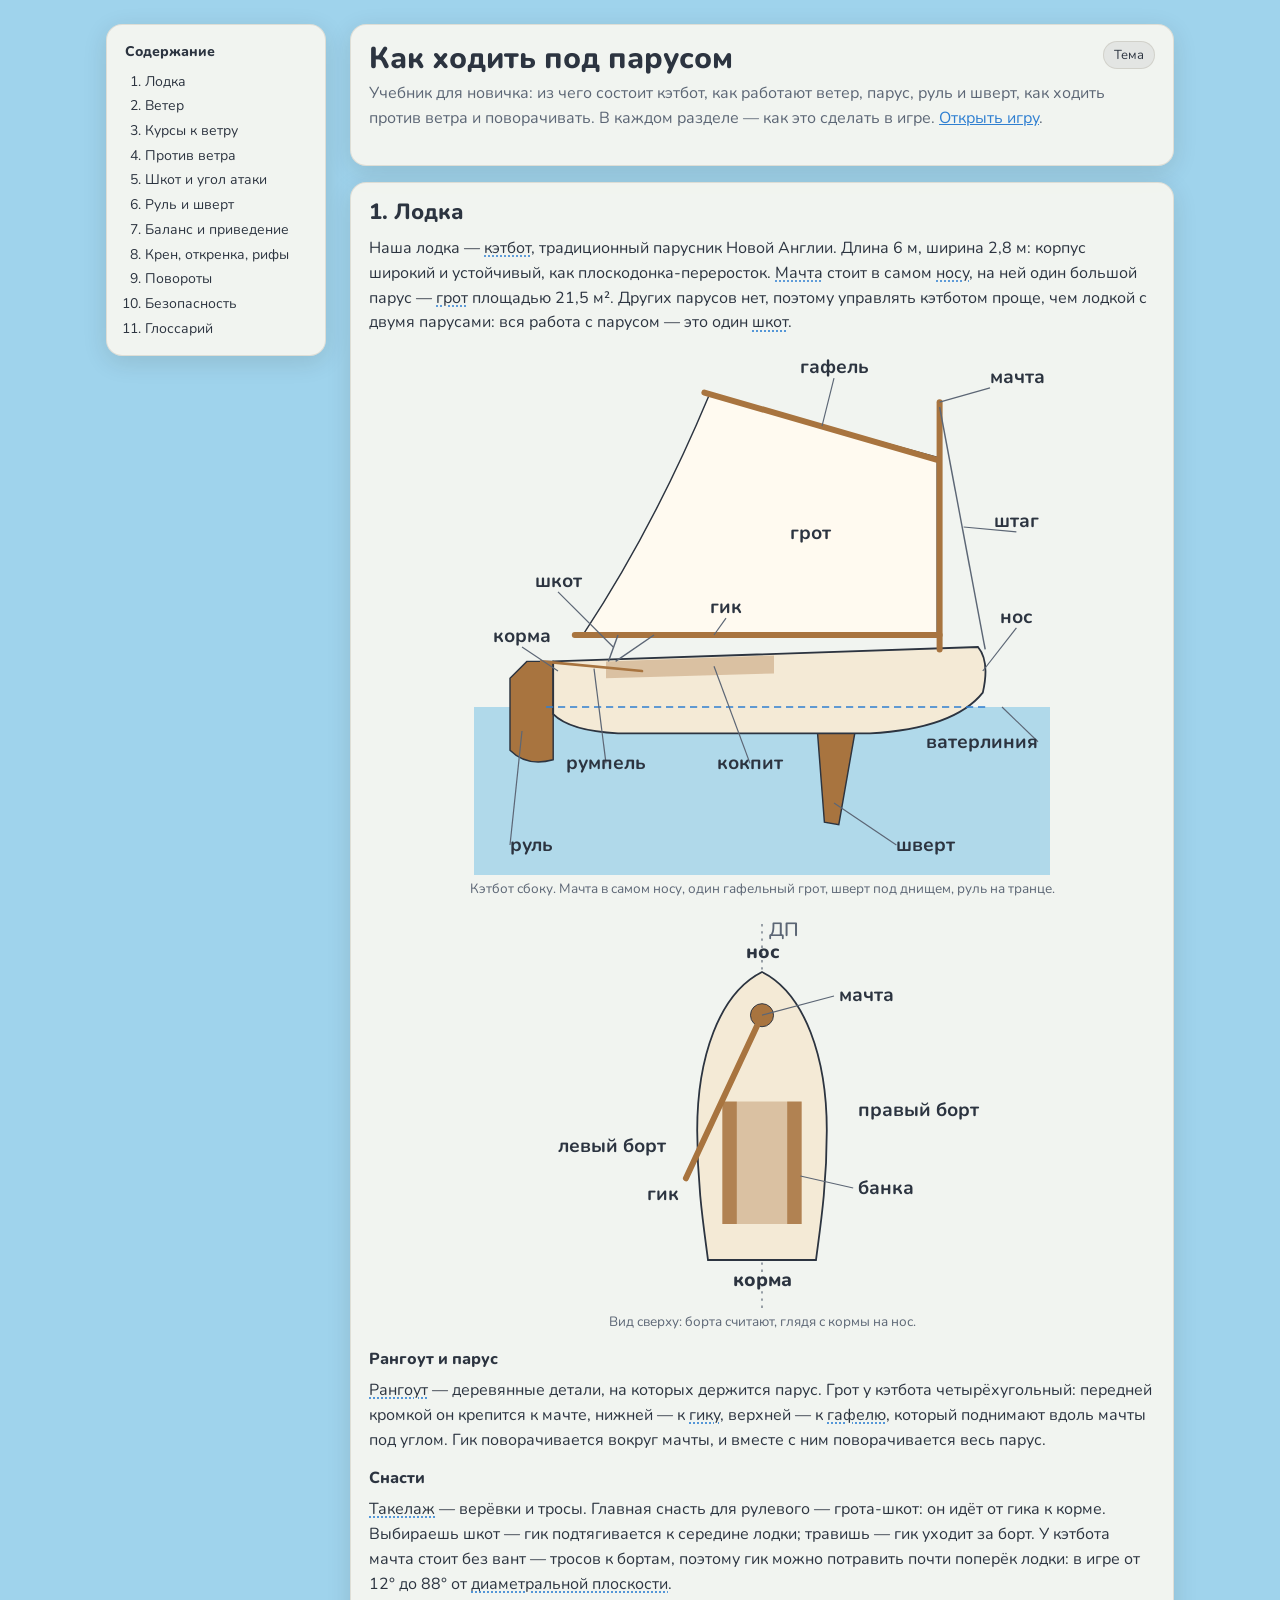
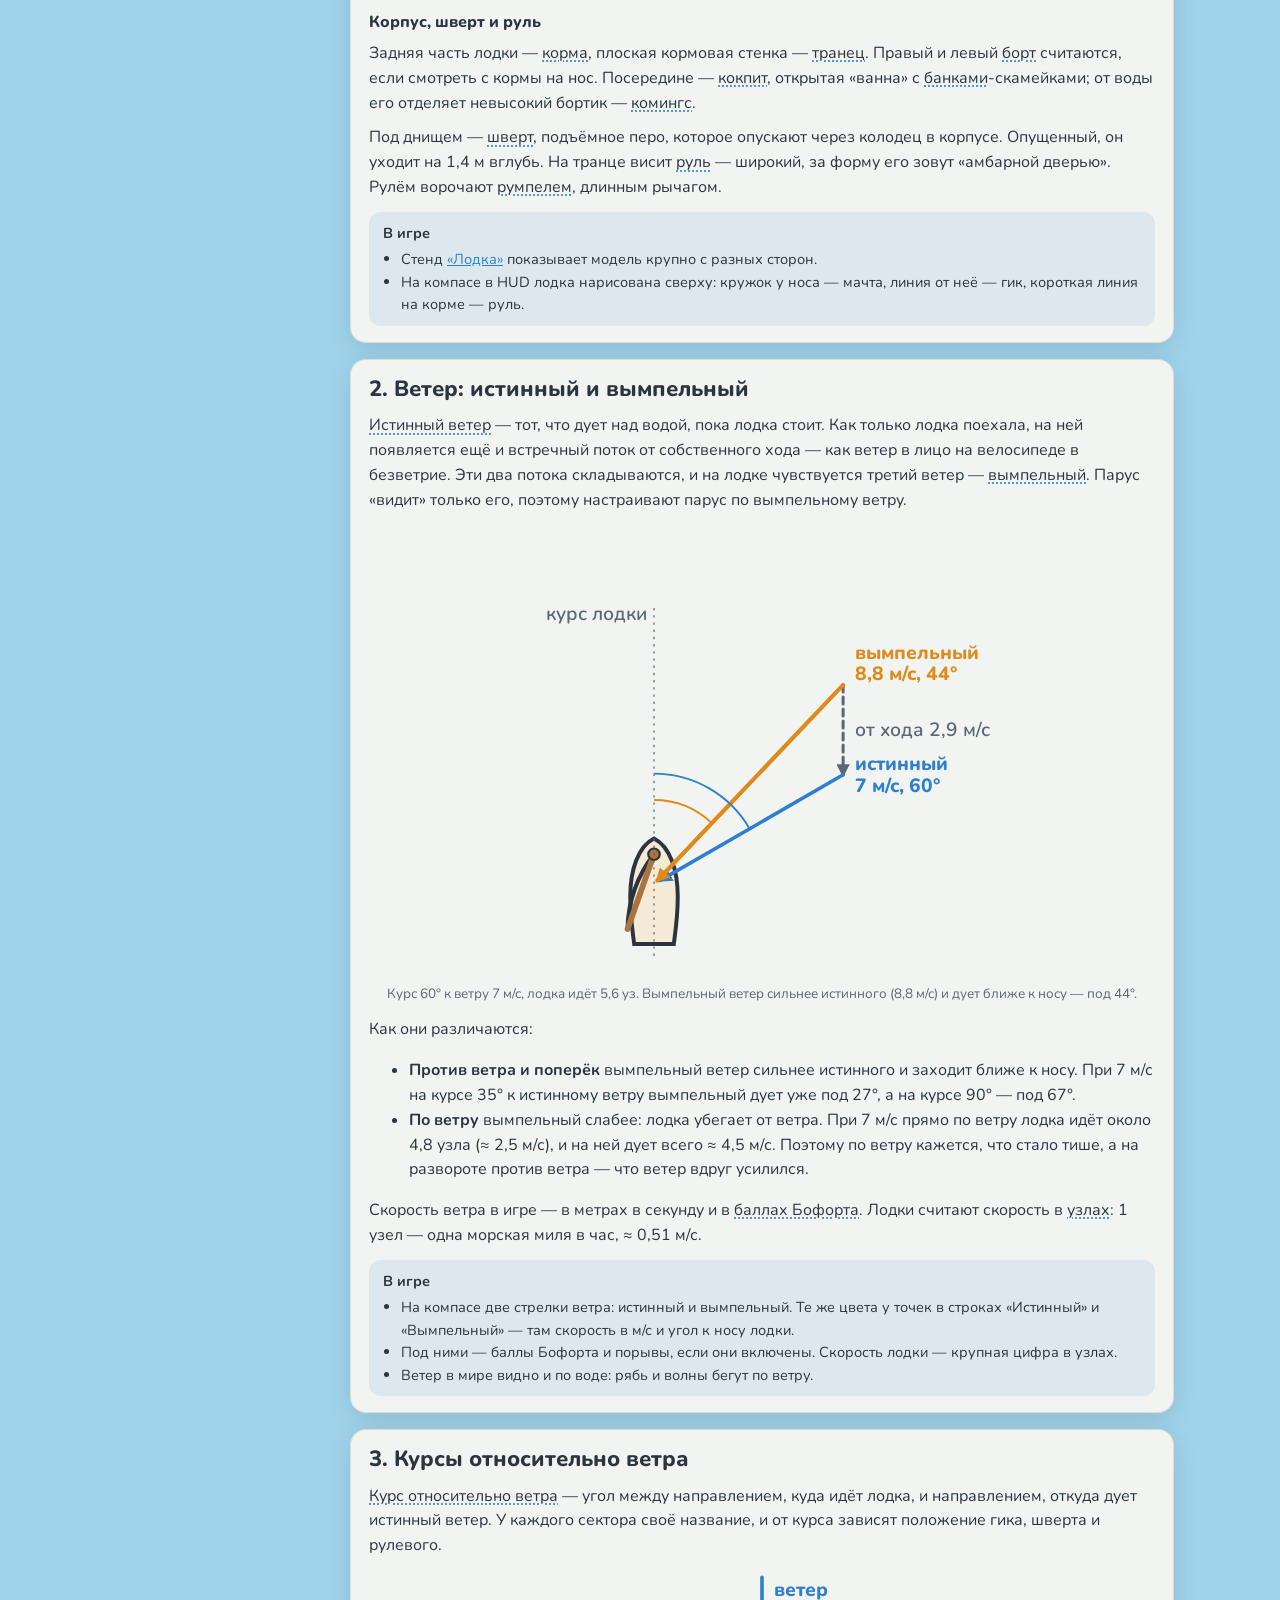
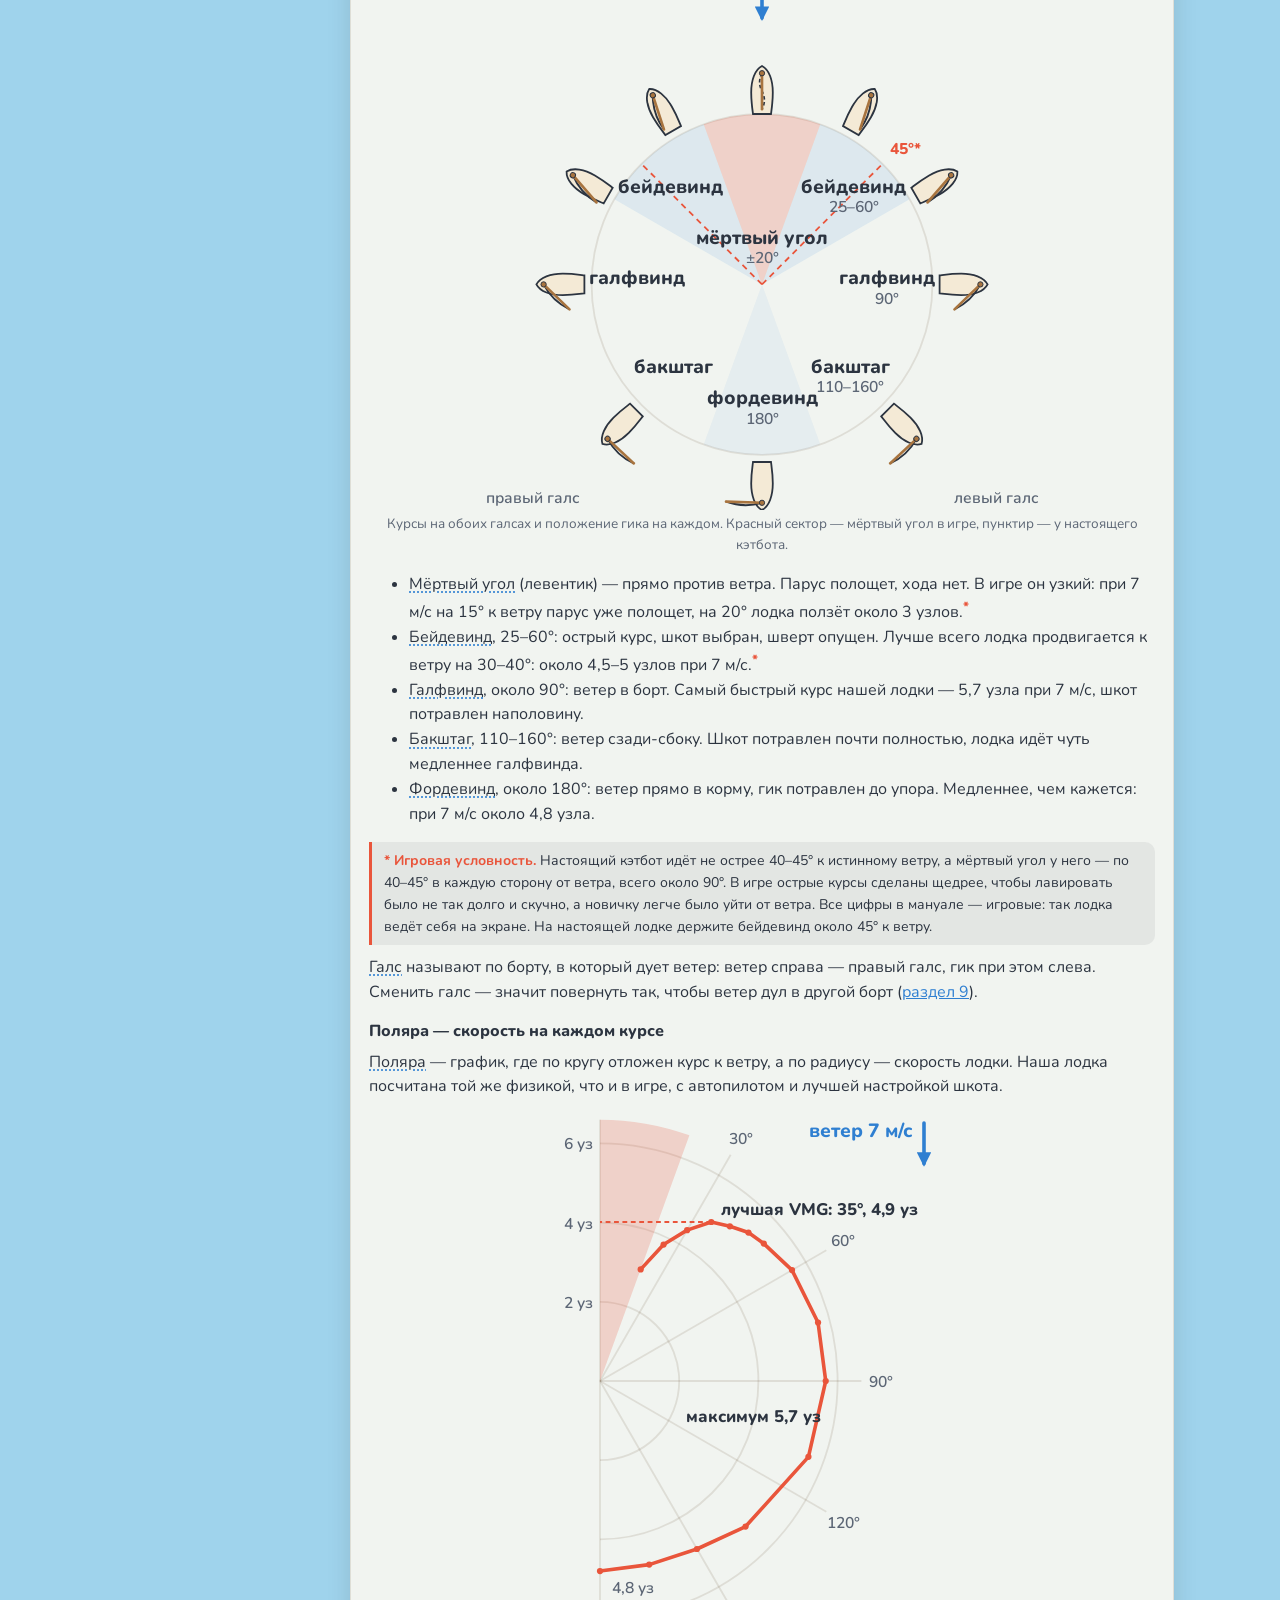
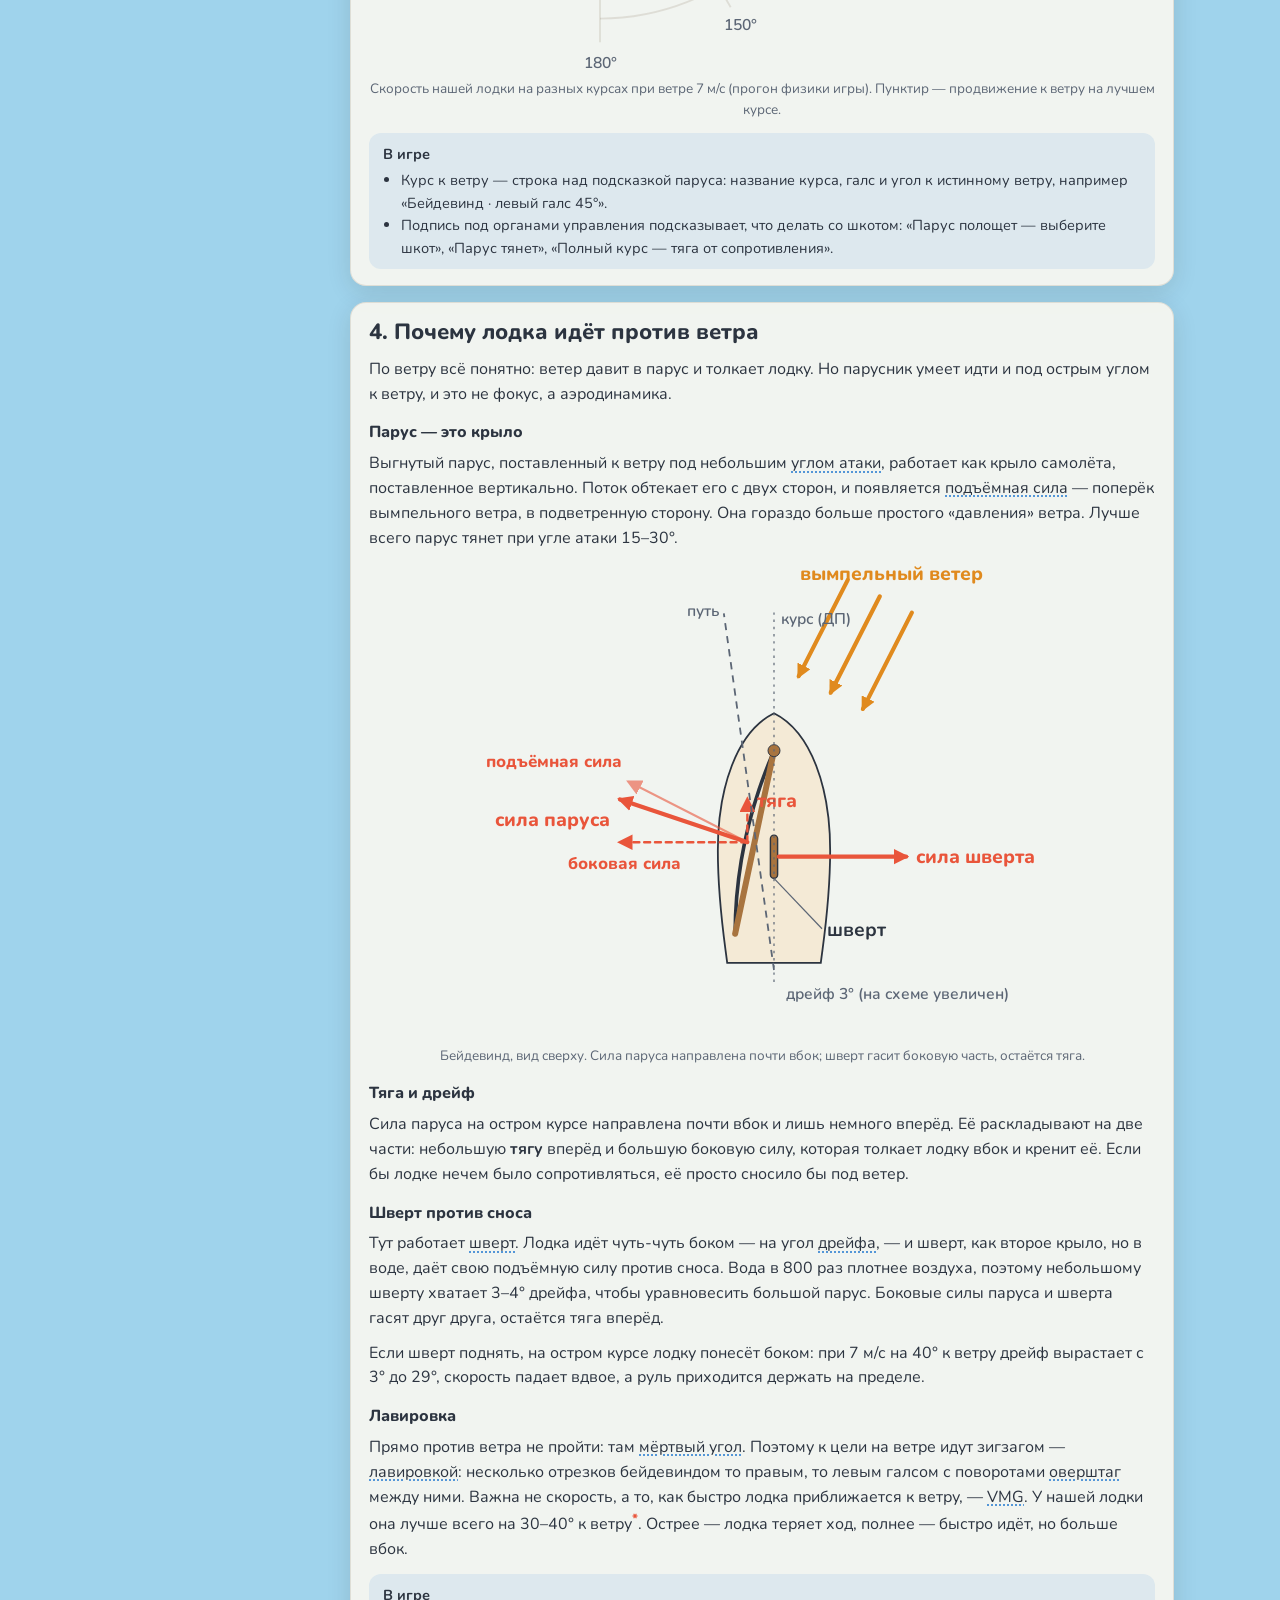
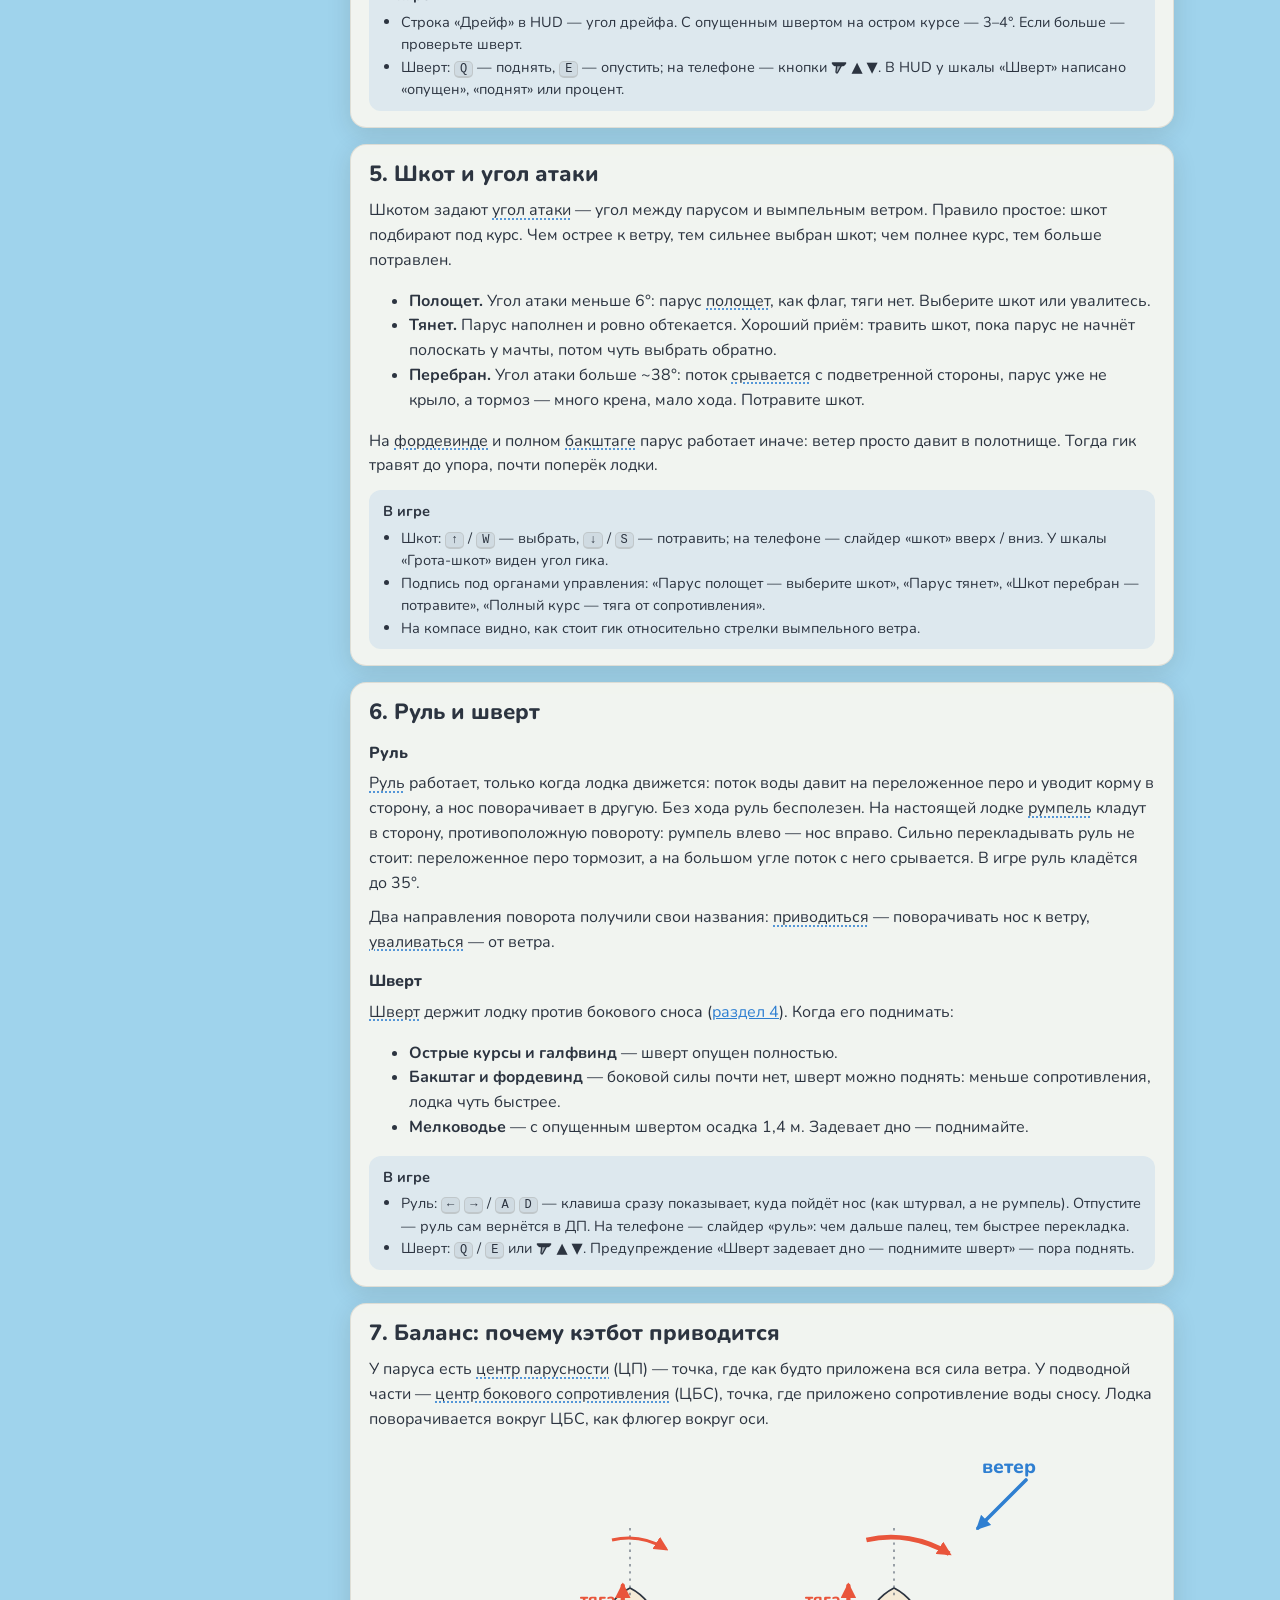
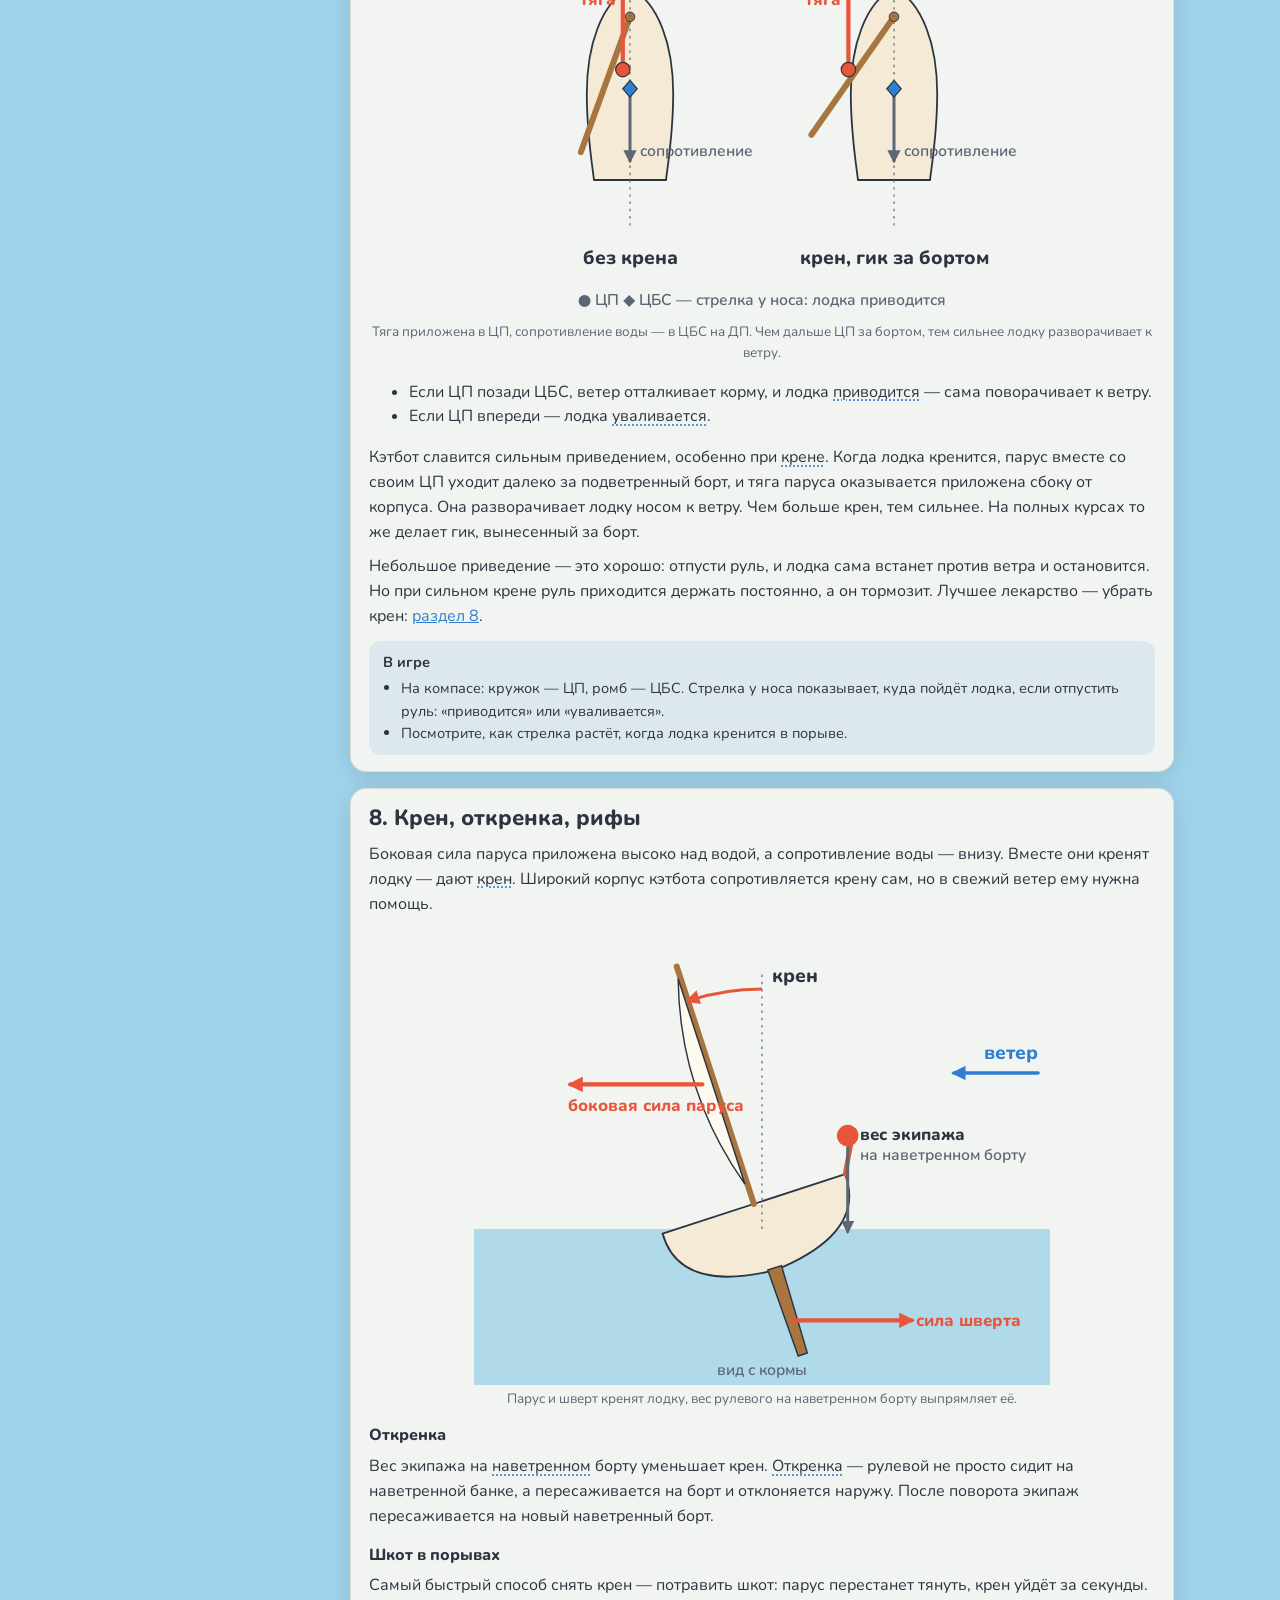
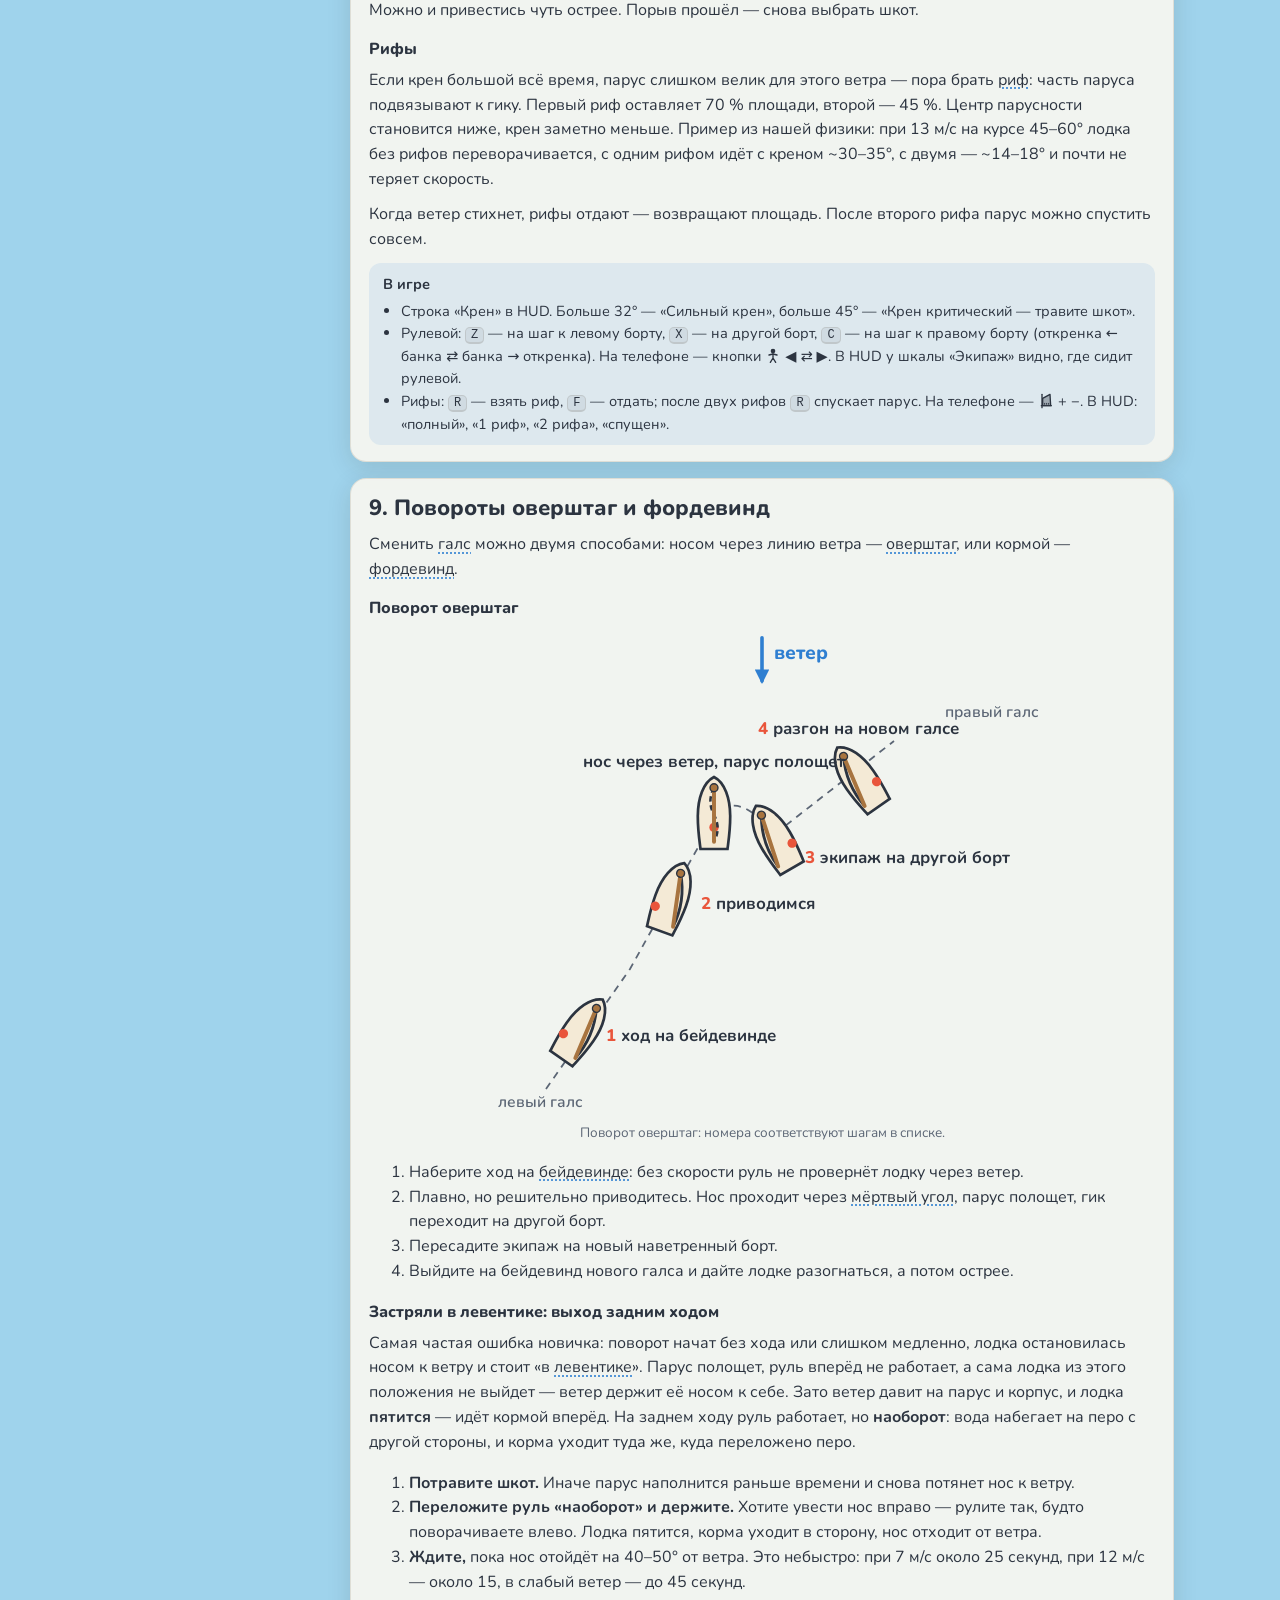
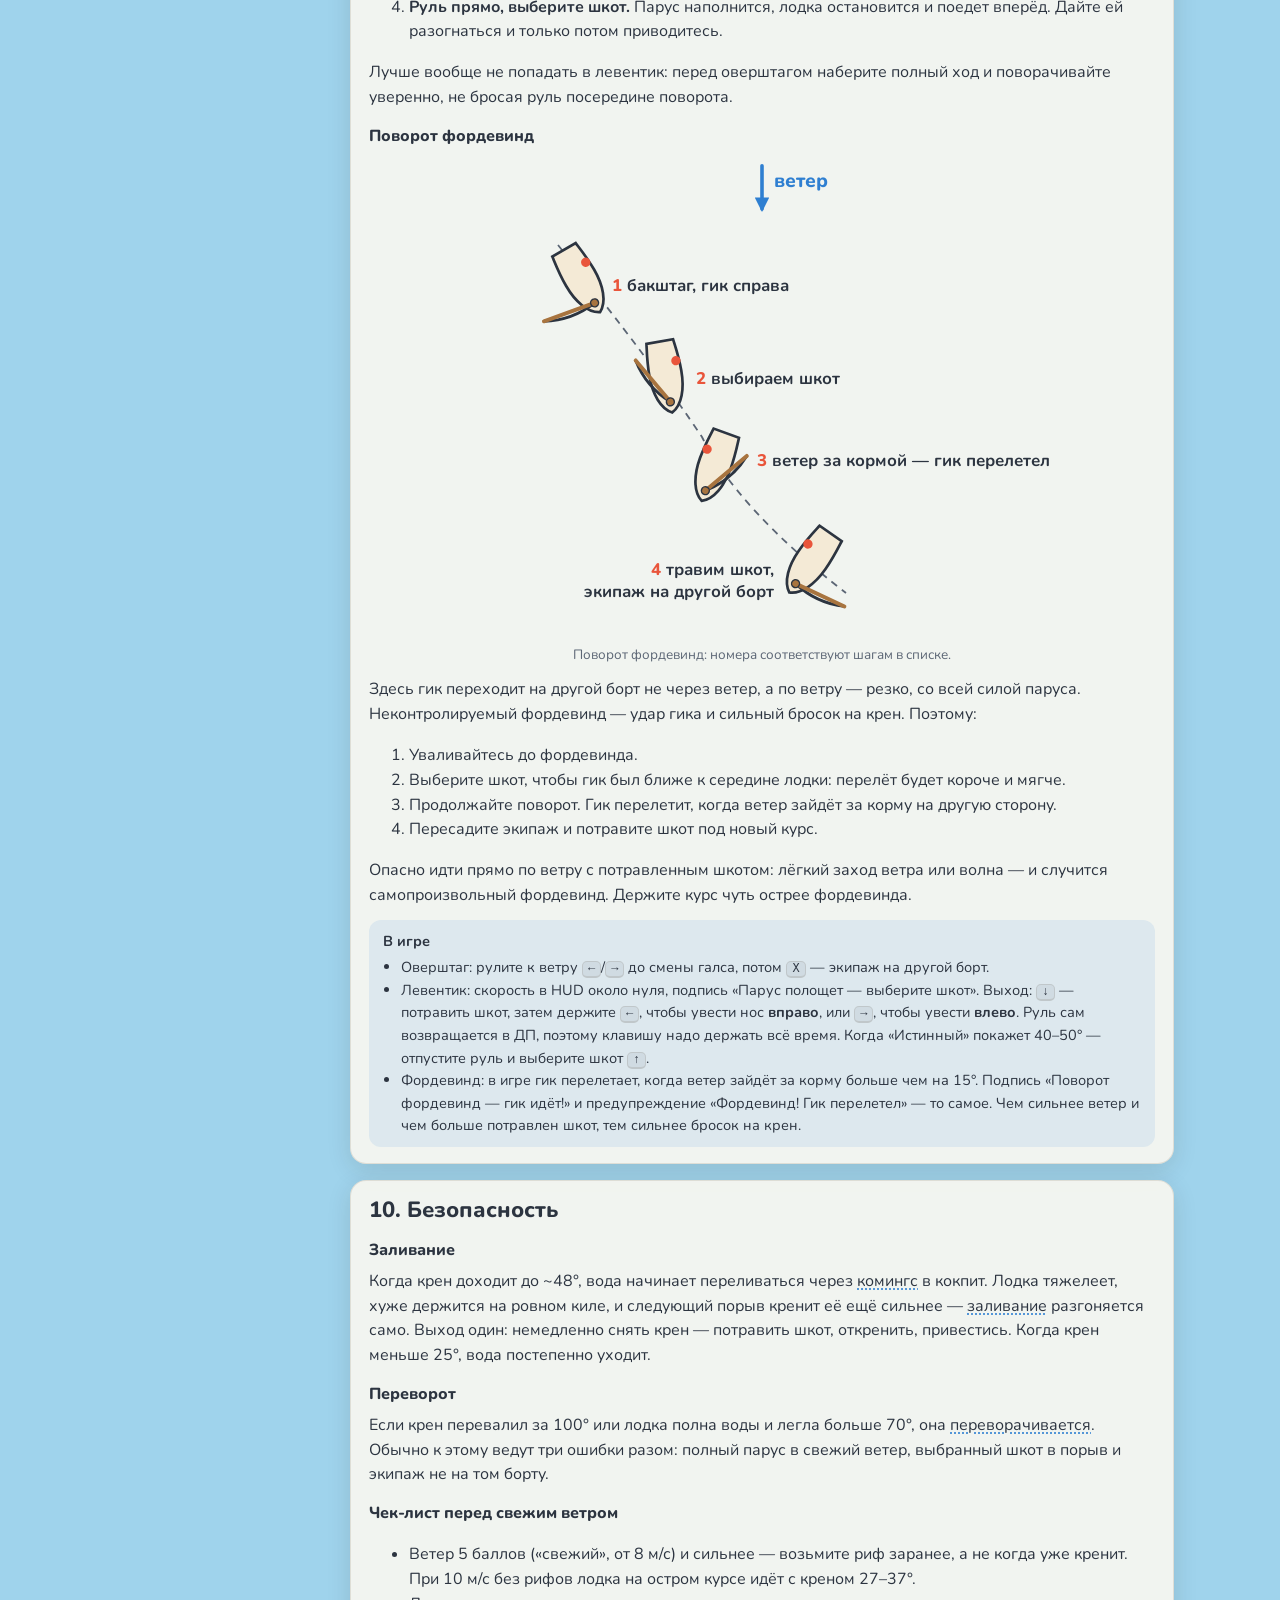
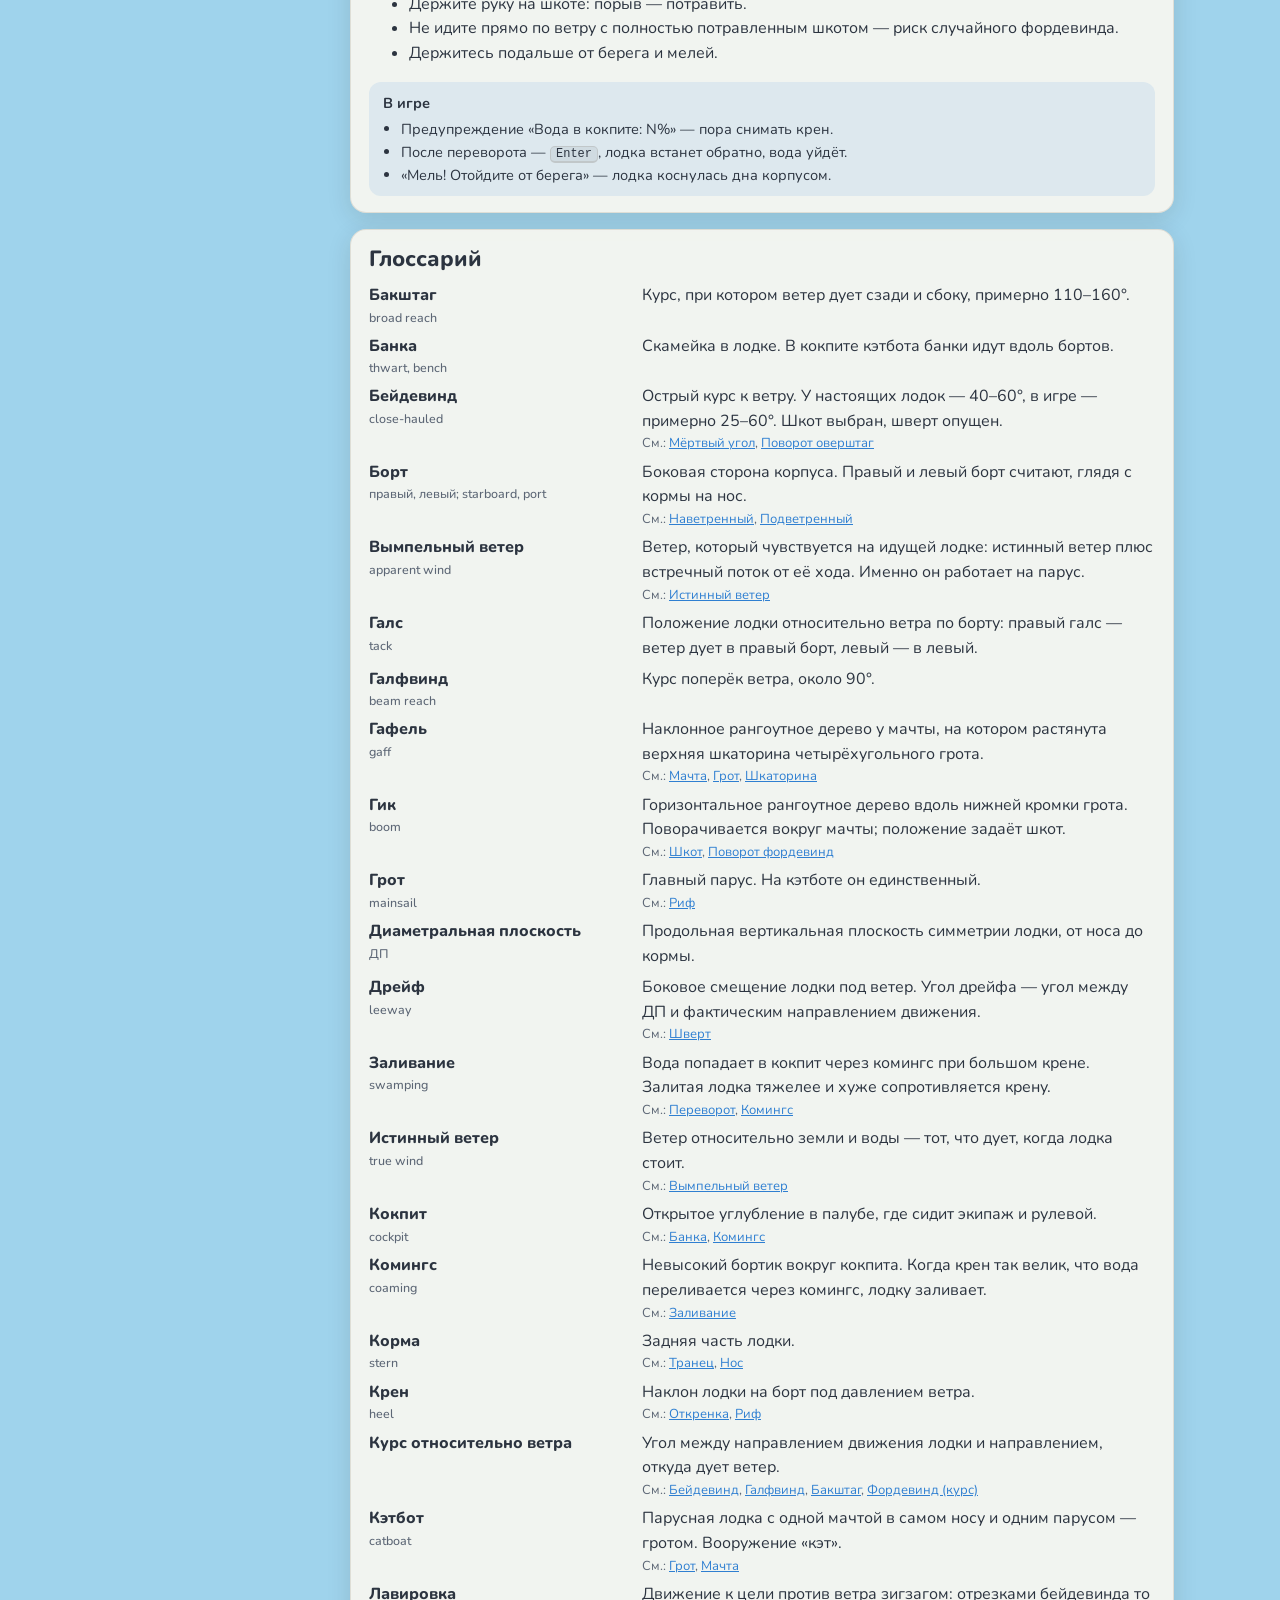
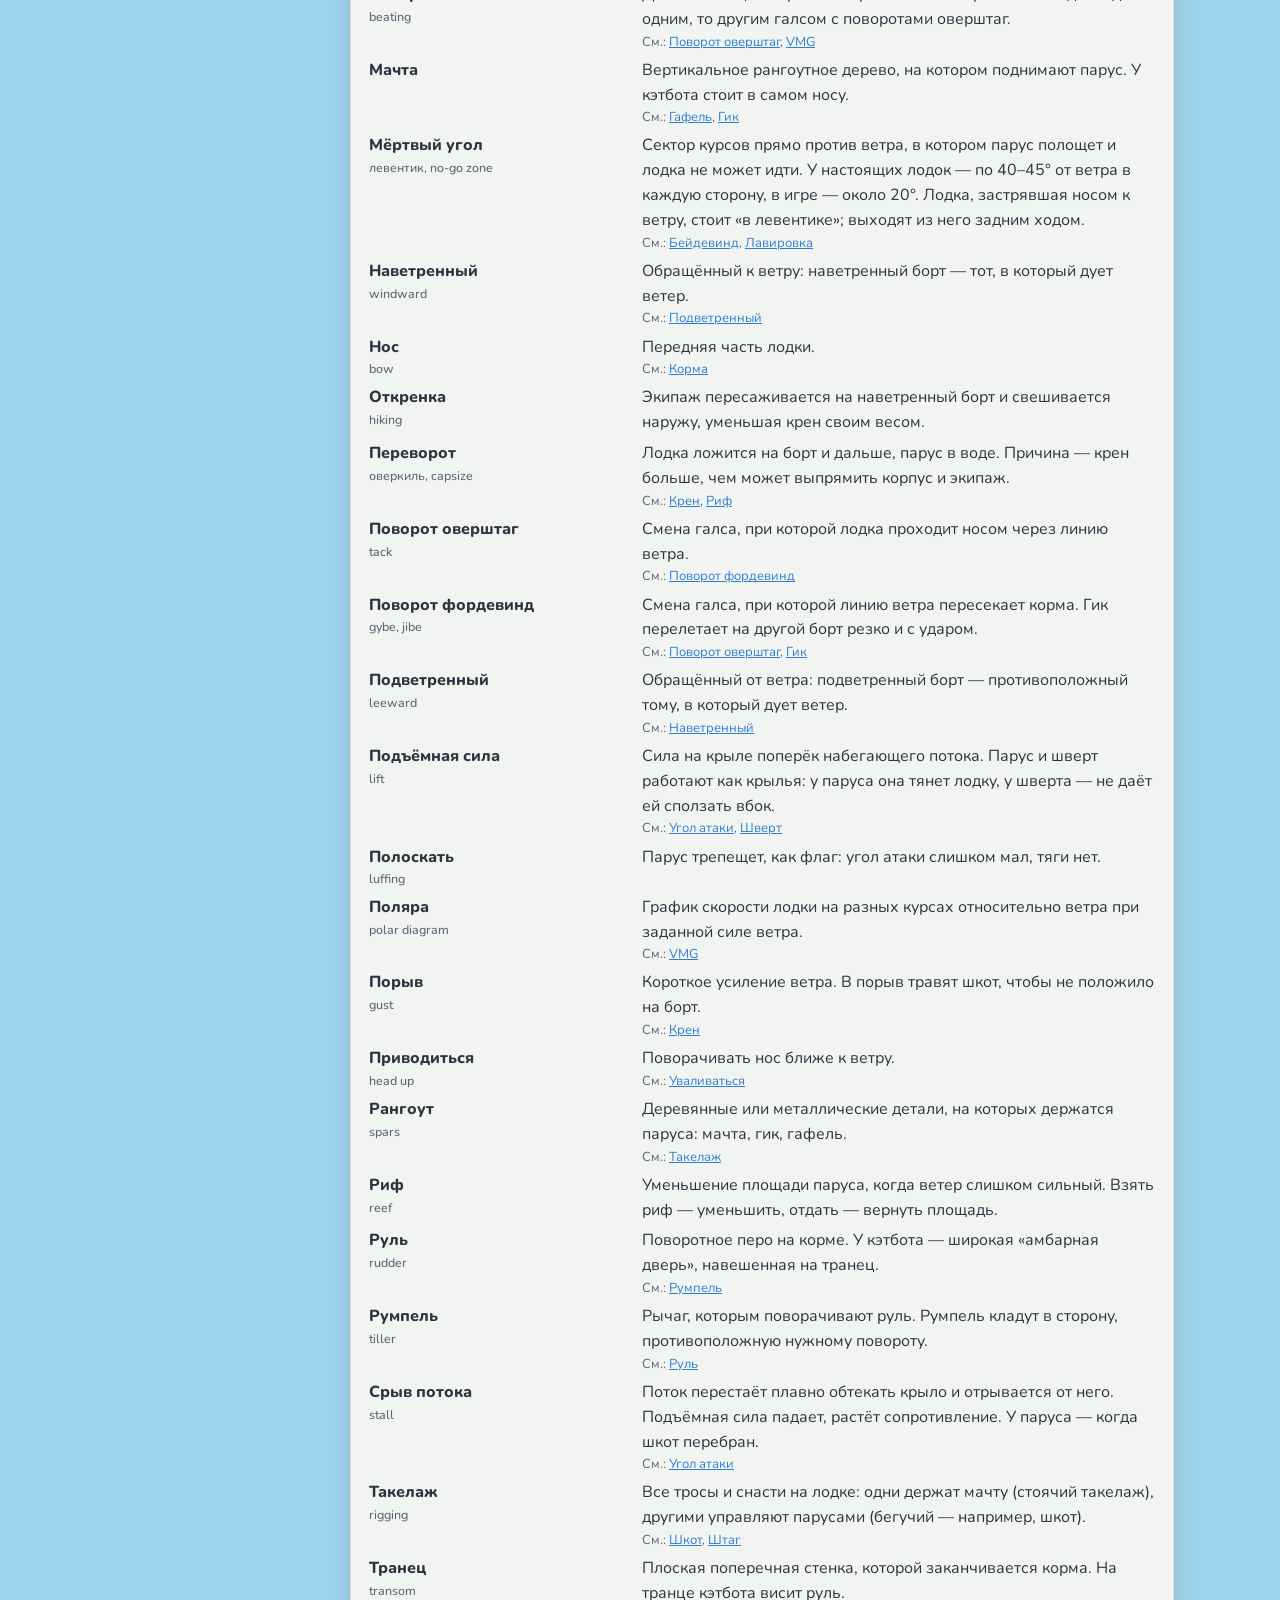
<file: manual.html>
<!doctype html>
<html lang="ru">
<head>
  <meta charset="utf-8">
  <meta name="viewport" content="width=device-width, initial-scale=1">
  <title>Кэтбот — как ходить под парусом</title>
  <!-- Учебник для новичка. Проза живёт здесь; перевод — копия страницы (manual.en.html, manual.pt.html).
       Глоссарий строится из src/ui/glossary.js, термины в тексте — <a class="term" href="#g-<id>">.
       Цифры только из нашей физики: src/config.js и src/debug/run-polar.mjs. -->
  <link rel="preconnect" href="https://fonts.googleapis.com">
  <link href="https://fonts.googleapis.com/css2?family=Nunito:wght@500;700;800&display=swap" rel="stylesheet">
  <link rel="icon" type="image/png" sizes="192x192" href="icons/icon-192.png">
  <style>
    /* токены как в tools.html + тёмная тема и цвета для схем */
    :root {
      --bg: #9fd3ec;
      --ink: #2c3440;
      --ink-soft: #5c6675;
      --card: rgba(255, 250, 240, 0.86);
      --card-border: rgba(80, 60, 30, 0.12);
      --accent: #e9553b;
      --true: #2f7fd1;
      --code: rgba(44, 52, 64, 0.07);
      --game: rgba(47, 127, 209, 0.10);
      /* схемы */
      --sea: #7cc3e6;
      --hull: #f4ead6;
      --wood: #a8743f;
      --sailc: #fffaf0;
      --wind: #2f7fd1;
      --force: #e9553b;
      --line: #2c3440;
      --app: #e08a1e;
      font-family: 'Nunito', system-ui, sans-serif;
      color-scheme: light;
    }
    @media (prefers-color-scheme: dark) {
      :root:not([data-theme="light"]) {
        --bg: #0f1a24; --ink: #e6edf3; --ink-soft: #9aa7b4; --card: rgba(28, 38, 50, 0.92);
        --card-border: rgba(255, 255, 255, 0.08); --accent: #ff7a5c; --true: #6fb3ff; --code: rgba(255, 255, 255, 0.07);
        --game: rgba(111, 179, 255, 0.10);
        --sea: #1d4a66; --hull: #c9bda6; --wood: #b98552; --sailc: #e8e2d4; --wind: #6fb3ff; --force: #ff7a5c; --line: #e6edf3; --app: #f5a742;
        color-scheme: dark;
      }
    }
    :root[data-theme="dark"] {
      --bg: #0f1a24; --ink: #e6edf3; --ink-soft: #9aa7b4; --card: rgba(28, 38, 50, 0.92);
      --card-border: rgba(255, 255, 255, 0.08); --accent: #ff7a5c; --true: #6fb3ff; --code: rgba(255, 255, 255, 0.07);
      --game: rgba(111, 179, 255, 0.10);
      --sea: #1d4a66; --hull: #c9bda6; --wood: #b98552; --sailc: #e8e2d4; --wind: #6fb3ff; --force: #ff7a5c; --line: #e6edf3; --app: #f5a742;
      color-scheme: dark;
    }
    * { box-sizing: border-box; }
    html { scroll-behavior: smooth; scroll-padding-top: 16px; }
    body { margin: 0; background: var(--bg); color: var(--ink); line-height: 1.55; }
    .wrap { max-width: 1100px; margin: 0 auto; padding: 24px 16px 48px; display: grid; grid-template-columns: 220px minmax(0, 1fr); gap: 24px; }
    h1 { font-size: 30px; font-weight: 800; margin: 0 0 4px; line-height: 1.2; }
    h2 { font-size: 22px; font-weight: 800; margin: 0 0 10px; line-height: 1.25; }
    h3 { font-size: 16px; font-weight: 800; margin: 14px 0 6px; }
    p { margin: 0 0 10px; }
    .lead { color: var(--ink-soft); margin-bottom: 18px; }
    a { color: var(--true); }
    kbd { font-family: ui-monospace, 'SF Mono', Menlo, monospace; font-size: 12px; background: var(--code); border: 1px solid var(--card-border); border-bottom-width: 2px; border-radius: 5px; padding: 0 5px; }
    .card {
      background: var(--card); border: 1px solid var(--card-border); border-radius: 16px;
      box-shadow: 0 6px 24px rgba(40, 30, 10, 0.12); padding: 16px 18px; min-width: 0; margin-bottom: 16px;
    }
    /* оглавление */
    nav.toc { position: sticky; top: 16px; align-self: start; font-size: 14px; }
    nav.toc summary { font-weight: 800; cursor: pointer; list-style: none; }
    nav.toc summary::-webkit-details-marker { display: none; }
    nav.toc ol { margin: 8px 0 0; padding-left: 20px; display: grid; gap: 3px; }
    nav.toc a { text-decoration: none; color: var(--ink); }
    nav.toc a:hover { color: var(--true); }
    /* термины глоссария в тексте */
    a.term { color: inherit; text-decoration: underline dotted var(--true); text-underline-offset: 3px; }
    a.term:hover { color: var(--true); }
    /* блок «В игре» */
    .ingame { background: var(--game); border-radius: 12px; padding: 10px 14px; margin-top: 12px; font-size: 14.5px; }
    .ingame > b:first-child { display: block; margin-bottom: 4px; }
    .ingame ul { margin: 0; padding-left: 18px; }
    .ico { display: inline-block; width: 16px; height: 16px; vertical-align: -3px; }
    .ico svg { width: 100%; height: 100%; }
    /* схемы */
    figure { margin: 12px 0; }
    figure svg { display: block; width: 100%; height: auto; max-width: 640px; margin: 0 auto; }
    /* схемы: цвета только из токенов, чтобы работали обе темы */
    svg.d { font-family: 'Nunito', system-ui, sans-serif; font-size: 16px; font-weight: 700; }
    svg.d text { fill: var(--ink); }
    svg.d .soft { fill: var(--ink-soft); font-weight: 600; }
    svg.d .on-sail { fill: #2c3440; }
    svg.d .b { font-weight: 800; }
    svg.d .w { fill: var(--wind); font-weight: 800; }
    svg.d .a { fill: var(--app); font-weight: 800; }
    svg.d .f { fill: var(--force); font-weight: 800; }
    svg.d .num { fill: var(--accent); font-weight: 800; }
    svg.d .sea { fill: var(--sea); opacity: 0.55; }
    svg.d .hull { fill: var(--hull); stroke: var(--line); stroke-width: 1.5; }
    svg.d .cockpit { fill: var(--wood); opacity: 0.35; }
    svg.d .bench { fill: var(--wood); opacity: 0.8; }
    svg.d .board { fill: var(--wood); stroke: var(--line); stroke-width: 1.2; }
    svg.d .sail { fill: var(--sailc); stroke: var(--line); stroke-width: 1.2; }
    svg.d .sail-top { fill: none; stroke: var(--line); stroke-width: 1.6; }
    svg.d .sail-top.big { stroke-width: 3; }
    svg.d .sail-luff { fill: none; stroke: var(--line); stroke-width: 1.4; stroke-dasharray: 3 2; }
    svg.d .spar { stroke: var(--wood); stroke-width: 5; stroke-linecap: round; }
    svg.d .spar.thin { stroke-width: 2.2; }
    svg.d .mast { fill: var(--wood); stroke: var(--line); stroke-width: 0.8; }
    svg.d .crew { fill: var(--accent); }
    svg.d .crew-line { stroke: var(--accent); stroke-width: 4; stroke-linecap: round; }
    svg.d .rope { stroke: var(--ink-soft); stroke-width: 1.2; fill: none; }
    svg.d .lead { stroke: var(--ink-soft); stroke-width: 1; }
    svg.d .wl { stroke: var(--wind); stroke-width: 1.2; stroke-dasharray: 6 4; }
    svg.d .dp { stroke: var(--ink-soft); stroke-width: 1; stroke-dasharray: 2 4; }
    svg.d .ring { fill: none; stroke: var(--card-border); stroke-width: 1.5; }
    svg.d .zone-dead { fill: var(--force); opacity: 0.22; }
    svg.d .zone-close { fill: var(--wind); opacity: 0.10; }
    svg.d .zone-run { fill: var(--wind); opacity: 0.06; }
    svg.d .real { stroke: var(--force); stroke-width: 1.5; stroke-dasharray: 5 4; }
    svg.d .polar { fill: none; stroke: var(--accent); stroke-width: 3; stroke-linejoin: round; }
    svg.d .polar-dot { fill: var(--accent); }
    svg.d .vmg { stroke: var(--accent); stroke-width: 1.5; stroke-dasharray: 4 3; }
    svg.d .track { fill: none; stroke: var(--ink-soft); stroke-width: 1.5; stroke-dasharray: 6 5; }
    svg.d .ce { fill: var(--force); stroke: var(--line); stroke-width: 1; }
    svg.d .clr { fill: var(--wind); stroke: var(--line); stroke-width: 1; }
    svg.d line.wind, svg.d line.app, svg.d line.induced, svg.d line.force, svg.d line.force-soft, svg.d line.force-dash, svg.d line.line { stroke-linecap: round; }
    svg.d .wind { stroke: var(--wind); stroke-width: 3; marker-end: url(#ah-wind); }
    svg.d .app { stroke: var(--app); stroke-width: 3.5; marker-end: url(#ah-app); }
    svg.d .induced { stroke: var(--ink-soft); stroke-width: 2.5; stroke-dasharray: 6 4; marker-end: url(#ah-soft); }
    svg.d .force { stroke: var(--force); stroke-width: 3.5; marker-end: url(#ah-force); }
    svg.d .force-soft { stroke: var(--force); stroke-width: 1.8; opacity: 0.6; marker-end: url(#ah-force); }
    svg.d .force-dash { stroke: var(--force); stroke-width: 2; stroke-dasharray: 5 4; marker-end: url(#ah-force); }
    svg.d .line { stroke: var(--ink-soft); stroke-width: 2.5; marker-end: url(#ah-soft); }
    svg.d .turn { fill: none; stroke: var(--accent); stroke-width: 2.5; marker-end: url(#ah-accent); }
    svg.d .turn.big { stroke-width: 4; }
    svg.d .angle-a { fill: none; stroke: var(--app); stroke-width: 1.5; }
    svg.d .angle-t { fill: none; stroke: var(--wind); stroke-width: 1.5; }
    .mk-wind { fill: var(--wind); } .mk-app { fill: var(--app); } .mk-force { fill: var(--force); }
    .mk-soft { fill: var(--ink-soft); } .mk-accent { fill: var(--accent); }
    figcaption { font-size: 13.5px; color: var(--ink-soft); text-align: center; margin-top: 4px; }
    /* сноска «игровая условность» */
    .note { border-left: 3px solid var(--accent); background: var(--code); border-radius: 0 10px 10px 0; padding: 8px 12px; margin: 10px 0; font-size: 14px; }
    .note > b:first-child { color: var(--accent); }
    sup a { text-decoration: none; font-weight: 800; color: var(--accent); }
    .todo { border: 2px dashed var(--card-border); border-radius: 12px; padding: 18px; text-align: center; color: var(--ink-soft); font-size: 14px; }
    /* глоссарий */
    dl.glossary { margin: 0; display: grid; grid-template-columns: max-content 1fr; gap: 6px 16px; }
    dl.glossary dt { font-weight: 800; }
    dl.glossary dt small { display: block; font-weight: 500; color: var(--ink-soft); font-size: 12.5px; }
    dl.glossary dd { margin: 0; }
    dl.glossary dd .see { font-size: 13px; color: var(--ink-soft); }
    dl.glossary dt:target, dl.glossary dt:target + dd { background: var(--game); }
    dl.glossary dt:target { border-radius: 6px 0 0 6px; }
    dl.glossary dt:target + dd { border-radius: 0 6px 6px 0; }
    /* «назад к тексту» после перехода по термину в глоссарий */
    .back { position: fixed; right: 16px; bottom: 16px; z-index: 10; font: inherit; font-weight: 800; font-size: 14px;
      background: var(--true); color: #fff; border: 0; border-radius: 999px; padding: 9px 16px; cursor: pointer;
      box-shadow: 0 6px 20px rgba(0, 0, 0, 0.25); }
    .back[hidden] { display: none; }
    a.term.flash { background: var(--game); outline: 2px solid var(--true); border-radius: 4px; transition: outline-color 1.2s; }
    .theme { float: right; font: inherit; font-size: 13px; background: var(--code); color: var(--ink); border: 1px solid var(--card-border); border-radius: 999px; padding: 3px 10px; cursor: pointer; }
    @media (max-width: 760px) {
      .wrap { grid-template-columns: 1fr; gap: 0; }
      nav.toc { position: static; }
      h1 { font-size: 24px; }
      h2 { font-size: 19px; }
      .card { padding: 14px; }
      dl.glossary { grid-template-columns: 1fr; gap: 2px; }
      dl.glossary dd { margin-bottom: 8px; }
    }
  </style>
</head>
<body>
<svg width="0" height="0" style="position:absolute" aria-hidden="true"><defs>
  <marker id="ah-wind" viewBox="0 0 10 10" refX="8" refY="5" markerWidth="12" markerHeight="12" markerUnits="userSpaceOnUse" orient="auto"><path d="M0,0 L10,5 L0,10 z" class="mk-wind"/></marker>
  <marker id="ah-app" viewBox="0 0 10 10" refX="8" refY="5" markerWidth="12" markerHeight="12" markerUnits="userSpaceOnUse" orient="auto"><path d="M0,0 L10,5 L0,10 z" class="mk-app"/></marker>
  <marker id="ah-force" viewBox="0 0 10 10" refX="8" refY="5" markerWidth="13" markerHeight="13" markerUnits="userSpaceOnUse" orient="auto"><path d="M0,0 L10,5 L0,10 z" class="mk-force"/></marker>
  <marker id="ah-soft" viewBox="0 0 10 10" refX="8" refY="5" markerWidth="11" markerHeight="11" markerUnits="userSpaceOnUse" orient="auto"><path d="M0,0 L10,5 L0,10 z" class="mk-soft"/></marker>
  <marker id="ah-accent" viewBox="0 0 10 10" refX="8" refY="5" markerWidth="12" markerHeight="12" markerUnits="userSpaceOnUse" orient="auto"><path d="M0,0 L10,5 L0,10 z" class="mk-accent"/></marker>
</defs></svg>
<div class="wrap">
  <nav class="toc card">
    <details id="toc" open>
      <summary>Содержание</summary>
      <ol>
        <li><a href="#boat">Лодка</a></li>
        <li><a href="#wind">Ветер</a></li>
        <li><a href="#courses">Курсы к ветру</a></li>
        <li><a href="#upwind">Против ветра</a></li>
        <li><a href="#trim">Шкот и угол атаки</a></li>
        <li><a href="#foils">Руль и шверт</a></li>
        <li><a href="#balance">Баланс и приведение</a></li>
        <li><a href="#heel">Крен, откренка, рифы</a></li>
        <li><a href="#turns">Повороты</a></li>
        <li><a href="#safety">Безопасность</a></li>
        <li><a href="#glossary">Глоссарий</a></li>
      </ol>
    </details>
  </nav>

  <main>
    <header class="card">
      <button class="theme" id="theme" type="button">Тема</button>
      <h1>Как ходить под парусом</h1>
      <p class="lead">Учебник для новичка: из чего состоит кэтбот, как работают ветер, парус, руль и шверт,
        как ходить против ветра и поворачивать. В каждом разделе — как это сделать в игре.
        <a href="index.html">Открыть игру</a>.</p>
    </header>

    <section class="card" id="boat">
      <h2>1. Лодка</h2>
      <p>Наша лодка — <a class="term" href="#g-catboat">кэтбот</a>, традиционный парусник Новой Англии. Длина 6 м, ширина
        2,8 м: корпус широкий и устойчивый, как плоскодонка-переросток. <a class="term" href="#g-mast">Мачта</a> стоит
        в самом <a class="term" href="#g-bow">носу</a>, на ней один большой парус — <a class="term" href="#g-grot">грот</a>
        площадью 21,5 м². Других парусов нет, поэтому управлять кэтботом проще, чем лодкой с двумя парусами:
        вся работа с парусом — это один <a class="term" href="#g-sheet">шкот</a>.</p>
      <figure><svg viewBox="0 0 480 440" class="d" role="img" aria-label="Кэтбот сбоку: мачта, гафель, грот, гик, шкот, кокпит, руль, шверт" style="max-width:576px"><rect x="0" y="300" width="480" height="140" class="sea"/><path d="M286,318 L318,318 L304,398 L292,396 Z" class="board"/><path d="M44,262 L66,262 L66,344 Q44,350 30,336 L30,276 Z" class="board"/><path d="M66,262 L420,250 Q430,262 424,288 Q400,318 330,322 L120,322 Q80,320 66,306 Z" class="hull"/><line x1="60" y1="300" x2="430" y2="300" class="wl"/><path d="M110,262 L250,257 L250,272 L110,276 Z" class="cockpit"/><line x1="56" y1="262" x2="140" y2="270" class="spar thin"/><path d="M386,240 L386,92 L196,40 Q150,150 92,238 Z" class="sail"/><line x1="388" y1="252" x2="388" y2="46" class="spar"/><line x1="386" y1="94" x2="192" y2="38" class="spar"/><line x1="388" y1="240" x2="84" y2="240" class="spar"/><path d="M120,240 L112,262" class="rope"/><path d="M150,240 L118,262" class="rope"/><line x1="388" y1="50" x2="426" y2="252" class="rope"/><line x1="388" y1="46" x2="430" y2="34" class="lead"/><text x="430" y="30" text-anchor="start" class="">мачта</text><line x1="290" y1="66" x2="300" y2="26" class="lead"/><text x="300" y="22" text-anchor="middle" class="">гафель</text><text x="280" y="160" text-anchor="middle" class="on-sail">грот</text><line x1="200" y1="240" x2="210" y2="226" class="lead"/><text x="210" y="222" text-anchor="middle" class="on-sail">гик</text><line x1="116" y1="250" x2="70" y2="204" class="lead"/><text x="70" y="200" text-anchor="middle" class="">шкот</text><line x1="408" y1="150" x2="452" y2="154" class="lead"/><text x="452" y="150" text-anchor="middle" class="">штаг</text><line x1="200" y1="266" x2="230" y2="347" class="lead"/><text x="230" y="352" text-anchor="middle" class="">кокпит</text><line x1="100" y1="268" x2="110" y2="347" class="lead"/><text x="110" y="352" text-anchor="middle" class="">румпель</text><line x1="40" y1="320" x2="30" y2="415" class="lead"/><text x="30" y="420" text-anchor="start" class="">руль</text><line x1="300" y1="380" x2="352" y2="415" class="lead"/><text x="352" y="420" text-anchor="start" class="">шверт</text><line x1="424" y1="270" x2="452" y2="234" class="lead"/><text x="452" y="230" text-anchor="middle" class="">нос</text><line x1="70" y1="270" x2="40" y2="250" class="lead"/><text x="40" y="246" text-anchor="middle" class="">корма</text><line x1="440" y1="300" x2="470" y2="329" class="lead"/><text x="470" y="334" text-anchor="end" class="">ватерлиния</text></svg><figcaption>Кэтбот сбоку. Мачта в самом носу, один гафельный грот, шверт под днищем, руль на транце.</figcaption></figure>
      <figure><svg viewBox="0 0 480 330" class="d" role="img" aria-label="Кэтбот сверху: нос, корма, правый и левый борт, ДП, банки" style="max-width:576px"><line x1="240" y1="10" x2="240" y2="330" class="dp"/><text x="246" y="20" text-anchor="start" class="soft">ДП</text><g transform="translate(240,170) scale(6.0)"><path d="M0,-20 C6,-17 9,-8 9,2 C9,10 8,16 7.5,20 L-7.5,20 C-8,16 -9,10 -9,2 C-9,-8 -6,-17 0,-20 Z" class="hull" style="stroke-width:0.25"/><path d="M-5.5,-2 L5.5,-2 L5.5,15 L-5.5,15 Z" class="cockpit" style="stroke-width:0.16666666666666666"/><rect x="-5.5" y="-2" width="2" height="17" class="bench"/><rect x="3.5" y="-2" width="2" height="17" class="bench"/><circle cx="0" cy="-14" r="1.6" class="mast" style="stroke-width:0.13333333333333333"/></g><line x1="240" y1="86" x2="176.6" y2="221.9" class="spar"/><text x="170.6" y="239.9" text-anchor="end" class="">гик</text><text x="240" y="38" text-anchor="middle" class="b">нос</text><text x="240" y="312" text-anchor="middle" class="b">корма</text><text x="320" y="170" text-anchor="start" class="">правый борт</text><text x="160" y="200" text-anchor="end" class="">левый борт</text><line x1="272" y1="220" x2="316" y2="230" class="lead"/><text x="320" y="235" text-anchor="start" class="">банка</text><line x1="240" y1="86" x2="300" y2="70" class="lead"/><text x="304" y="74" text-anchor="start" class="">мачта</text></svg><figcaption>Вид сверху: борта считают, глядя с кормы на нос.</figcaption></figure>
      <h3>Рангоут и парус</h3>
      <p><a class="term" href="#g-rangout">Рангоут</a> — деревянные детали, на которых держится парус. Грот у кэтбота
        четырёхугольный: передней кромкой он крепится к мачте, нижней — к <a class="term" href="#g-boom">гику</a>, верхней —
        к <a class="term" href="#g-gaff">гафелю</a>, который поднимают вдоль мачты под углом. Гик поворачивается вокруг мачты,
        и вместе с ним поворачивается весь парус.</p>
      <h3>Снасти</h3>
      <p><a class="term" href="#g-takelazh">Такелаж</a> — верёвки и тросы. Главная снасть для рулевого — грота-шкот: он идёт
        от гика к корме. Выбираешь шкот — гик подтягивается к середине лодки; травишь — гик уходит за борт. У кэтбота
        мачта стоит без вант — тросов к бортам, поэтому гик можно потравить почти поперёк лодки: в игре от 12° до 88° от
        <a class="term" href="#g-dp">диаметральной плоскости</a>.</p>
      <h3>Корпус, шверт и руль</h3>
      <p>Задняя часть лодки — <a class="term" href="#g-stern">корма</a>, плоская кормовая стенка — <a class="term" href="#g-transom">транец</a>.
        Правый и левый <a class="term" href="#g-bort">борт</a> считаются, если смотреть с кормы на нос. Посередине —
        <a class="term" href="#g-cockpit">кокпит</a>, открытая «ванна» с <a class="term" href="#g-banka">банками</a>-скамейками;
        от воды его отделяет невысокий бортик — <a class="term" href="#g-coaming">комингс</a>.</p>
      <p>Под днищем — <a class="term" href="#g-shvert">шверт</a>, подъёмное перо, которое опускают через колодец в корпусе.
        Опущенный, он уходит на 1,4 м вглубь. На транце висит <a class="term" href="#g-rudder">руль</a> — широкий,
        за форму его зовут «амбарной дверью». Рулём ворочают <a class="term" href="#g-tiller">румпелем</a>, длинным рычагом.</p>
      <div class="ingame"><b>В игре</b>
        <ul>
          <li>Стенд <a href="src/debug/boat-viewer.html?views=detail">«Лодка»</a> показывает модель крупно с разных сторон.</li>
          <li>На компасе в HUD лодка нарисована сверху: кружок у носа — мачта, линия от неё — гик, короткая линия на корме — руль.</li>
        </ul>
      </div>
    </section>

    <section class="card" id="wind">
      <h2>2. Ветер: истинный и вымпельный</h2>
      <p><a class="term" href="#g-true-wind">Истинный ветер</a> — тот, что дует над водой, пока лодка стоит. Как только лодка
        поехала, на ней появляется ещё и встречный поток от собственного хода — как ветер в лицо на велосипеде в безветрие.
        Эти два потока складываются, и на лодке чувствуется третий ветер — <a class="term" href="#g-apparent-wind">вымпельный</a>.
        Парус «видит» только его, поэтому настраивают парус по вымпельному ветру.</p>
      <figure><svg viewBox="0 0 400 380" class="d" role="img" aria-label="Треугольник ветров: истинный ветер плюс встречный поток от хода дают вымпельный" style="max-width:480px"><g transform="translate(110,306) rotate(0) scale(2.2)" class=""><path d="M0,-20 C6,-17 9,-8 9,2 C9,10 8,16 7.5,20 L-7.5,20 C-8,16 -9,10 -9,2 C-9,-8 -6,-17 0,-20 Z" class="hull"/><path d="M0,-14 Q-9.7,-1.5 -10,14.3" class="sail-top"/><line x1="0" y1="-14" x2="-10" y2="14.3" class="spar thin"/><circle cx="0" cy="-14" r="2.2" class="mast"/></g><line x1="110" y1="360" x2="110" y2="70" class="dp"/><text x="104" y="80" text-anchor="end" class="soft">курс лодки</text><line x1="267.6" y1="134.1" x2="267.6" y2="209" class="induced"/><line x1="267.6" y1="209" x2="115.2" y2="297" class="wind"/><line x1="267.6" y1="134.1" x2="112.8" y2="297.1" class="app"/><text x="277.6" y="205" text-anchor="start" class="w">истинный</text><text x="277.6" y="223" text-anchor="start" class="w">7 м/с, 60°</text><text x="277.6" y="176.6" text-anchor="start" class="soft">от хода 2,9 м/с</text><text x="277.6" y="112.1" text-anchor="start" class="a">вымпельный</text><text x="277.6" y="130.1" text-anchor="start" class="a">8,8 м/с, 44°</text><path d="M110,230 A70,70 0 0,1 158.2,249.3" class="angle-a"/><path d="M110,208 A92,92 0 0,1 189.7,254" class="angle-t"/></svg><figcaption>Курс 60° к ветру 7 м/с, лодка идёт 5,6 уз. Вымпельный ветер сильнее истинного (8,8 м/с) и дует ближе к носу — под 44°.</figcaption></figure>
      <p>Как они различаются:</p>
      <ul>
        <li><b>Против ветра и поперёк</b> вымпельный ветер сильнее истинного и заходит ближе к носу. При 7 м/с на курсе
          35° к истинному ветру вымпельный дует уже под 27°, а на курсе 90° — под 67°.</li>
        <li><b>По ветру</b> вымпельный слабее: лодка убегает от ветра. При 7 м/с прямо по ветру лодка идёт около 4,8 узла
          (≈ 2,5 м/с), и на ней дует всего ≈ 4,5 м/с. Поэтому по ветру кажется, что стало тише, а на развороте против ветра — что ветер вдруг усилился.</li>
      </ul>
      <p>Скорость ветра в игре — в метрах в секунду и в <a class="term" href="#g-beaufort">баллах Бофорта</a>. Лодки считают
        скорость в <a class="term" href="#g-knot">узлах</a>: 1 узел — одна морская миля в час, ≈ 0,51 м/с.</p>
      <div class="ingame"><b>В игре</b>
        <ul>
          <li>На компасе две стрелки ветра: истинный и вымпельный. Те же цвета у точек в строках «Истинный» и «Вымпельный» —
            там скорость в м/с и угол к носу лодки.</li>
          <li>Под ними — баллы Бофорта и порывы, если они включены. Скорость лодки — крупная цифра в узлах.</li>
          <li>Ветер в мире видно и по воде: рябь и волны бегут по ветру.</li>
        </ul>
      </div>
    </section>

    <section class="card" id="courses">
      <h2>3. Курсы относительно ветра</h2>
      <p><a class="term" href="#g-kurs">Курс относительно ветра</a> — угол между направлением, куда идёт лодка, и направлением,
        откуда дует истинный ветер. У каждого сектора своё название, и от курса зависят положение гика, шверта и рулевого.</p>
      <figure><svg viewBox="0 0 480 450" class="d" role="img" aria-label="Роза курсов: мёртвый угол, бейдевинд, галфвинд, бакштаг, фордевинд на обоих галсах" style="max-width:576px"><circle cx="240" cy="262" r="142" class="ring"/><path d="M240,262 L191.4,128.6 A142,142 0 0,1 288.6,128.6 Z" class="zone-dead"/><path d="M240,262 L288.6,128.6 A142,142 0 0,1 363,191 Z" class="zone-close"/><path d="M240,262 L117,191 A142,142 0 0,1 191.4,128.6 Z" class="zone-close"/><path d="M240,262 L288.6,395.4 A142,142 0 0,1 191.4,395.4 Z" class="zone-run"/><line x1="240" y1="262" x2="139.6" y2="161.6" class="real"/><line x1="240" y1="262" x2="340.4" y2="161.6" class="real"/><text x="346.7" y="153.3" text-anchor="start" class="f" style="font-size:13px">45°*</text><line x1="240" y1="6" x2="240" y2="40" class="wind"/><text x="250" y="22" text-anchor="start" class="w">ветер</text><g transform="translate(324,116.5) rotate(30) scale(1.0)" class=""><path d="M0,-20 C6,-17 9,-8 9,2 C9,10 8,16 7.5,20 L-7.5,20 C-8,16 -9,10 -9,2 C-9,-8 -6,-17 0,-20 Z" class="hull"/><path d="M0,-14 Q8,-0.4 6.2,15.3" class="sail-top"/><line x1="0" y1="-14" x2="6.2" y2="15.3" class="spar thin"/><circle cx="0" cy="-14" r="2.2" class="mast"/></g><g transform="translate(156,116.5) rotate(-30) scale(1.0)" class=""><path d="M0,-20 C6,-17 9,-8 9,2 C9,10 8,16 7.5,20 L-7.5,20 C-8,16 -9,10 -9,2 C-9,-8 -6,-17 0,-20 Z" class="hull"/><path d="M0,-14 Q-8,-0.4 -6.2,15.3" class="sail-top"/><line x1="0" y1="-14" x2="-6.2" y2="15.3" class="spar thin"/><circle cx="0" cy="-14" r="2.2" class="mast"/></g><g transform="translate(385.5,178) rotate(60) scale(1.0)" class=""><path d="M0,-20 C6,-17 9,-8 9,2 C9,10 8,16 7.5,20 L-7.5,20 C-8,16 -9,10 -9,2 C-9,-8 -6,-17 0,-20 Z" class="hull"/><path d="M0,-14 Q9.6,-1.4 9.8,14.4" class="sail-top"/><line x1="0" y1="-14" x2="9.8" y2="14.4" class="spar thin"/><circle cx="0" cy="-14" r="2.2" class="mast"/></g><g transform="translate(94.5,178) rotate(-60) scale(1.0)" class=""><path d="M0,-20 C6,-17 9,-8 9,2 C9,10 8,16 7.5,20 L-7.5,20 C-8,16 -9,10 -9,2 C-9,-8 -6,-17 0,-20 Z" class="hull"/><path d="M0,-14 Q-9.6,-1.4 -9.8,14.4" class="sail-top"/><line x1="0" y1="-14" x2="-9.8" y2="14.4" class="spar thin"/><circle cx="0" cy="-14" r="2.2" class="mast"/></g><g transform="translate(408,262) rotate(90) scale(1.0)" class=""><path d="M0,-20 C6,-17 9,-8 9,2 C9,10 8,16 7.5,20 L-7.5,20 C-8,16 -9,10 -9,2 C-9,-8 -6,-17 0,-20 Z" class="hull"/><path d="M0,-14 Q14,-6.7 20.8,7.6" class="sail-top"/><line x1="0" y1="-14" x2="20.8" y2="7.6" class="spar thin"/><circle cx="0" cy="-14" r="2.2" class="mast"/></g><g transform="translate(72,262) rotate(-90) scale(1.0)" class=""><path d="M0,-20 C6,-17 9,-8 9,2 C9,10 8,16 7.5,20 L-7.5,20 C-8,16 -9,10 -9,2 C-9,-8 -6,-17 0,-20 Z" class="hull"/><path d="M0,-14 Q-14,-6.7 -20.8,7.6" class="sail-top"/><line x1="0" y1="-14" x2="-20.8" y2="7.6" class="spar thin"/><circle cx="0" cy="-14" r="2.2" class="mast"/></g><g transform="translate(358.8,380.8) rotate(135) scale(1.0)" class=""><path d="M0,-20 C6,-17 9,-8 9,2 C9,10 8,16 7.5,20 L-7.5,20 C-8,16 -9,10 -9,2 C-9,-8 -6,-17 0,-20 Z" class="hull"/><path d="M0,-14 Q15.2,-18.5 30,-13" class="sail-top"/><line x1="0" y1="-14" x2="30" y2="-13" class="spar thin"/><circle cx="0" cy="-14" r="2.2" class="mast"/></g><g transform="translate(121.2,380.8) rotate(-135) scale(1.0)" class=""><path d="M0,-20 C6,-17 9,-8 9,2 C9,10 8,16 7.5,20 L-7.5,20 C-8,16 -9,10 -9,2 C-9,-8 -6,-17 0,-20 Z" class="hull"/><path d="M0,-14 Q-15.2,-18.5 -30,-13" class="sail-top"/><line x1="0" y1="-14" x2="-30" y2="-13" class="spar thin"/><circle cx="0" cy="-14" r="2.2" class="mast"/></g><g transform="translate(240,430) rotate(180) scale(1.0)" class=""><path d="M0,-20 C6,-17 9,-8 9,2 C9,10 8,16 7.5,20 L-7.5,20 C-8,16 -9,10 -9,2 C-9,-8 -6,-17 0,-20 Z" class="hull"/><path d="M0,-14 Q15.2,-18.5 30,-13" class="sail-top"/><line x1="0" y1="-14" x2="30" y2="-13" class="spar thin"/><circle cx="0" cy="-14" r="2.2" class="mast"/></g><g transform="translate(240,100) rotate(0) scale(1.0)" class=""><path d="M0,-20 C6,-17 9,-8 9,2 C9,10 8,16 7.5,20 L-7.5,20 C-8,16 -9,10 -9,2 C-9,-8 -6,-17 0,-20 Z" class="hull"/><path d="M0,-14 Q-4,-6.5 0,1 T0,16" class="sail-luff"/><line x1="0" y1="-14" x2="0" y2="16" class="spar thin"/><circle cx="0" cy="-14" r="2.2" class="mast"/></g><text x="240" y="228" text-anchor="middle" class="b">мёртвый угол</text><text x="240" y="244" text-anchor="middle" class="soft" style="font-size:13px">±20°</text><text x="316.4" y="185.6" text-anchor="middle" class="b">бейдевинд</text><text x="316.4" y="201.6" text-anchor="middle" class="soft" style="font-size:13px">25–60°</text><text x="344" y="262" text-anchor="middle" class="b">галфвинд</text><text x="344" y="278" text-anchor="middle" class="soft" style="font-size:13px">90°</text><text x="313.5" y="335.5" text-anchor="middle" class="b">бакштаг</text><text x="313.5" y="351.5" text-anchor="middle" class="soft" style="font-size:13px">110–160°</text><text x="240" y="362" text-anchor="middle" class="b">фордевинд</text><text x="240" y="378" text-anchor="middle" class="soft" style="font-size:13px">180°</text><text x="163.6" y="185.6" text-anchor="middle" class="b">бейдевинд</text><text x="136" y="262" text-anchor="middle" class="b">галфвинд</text><text x="166.5" y="335.5" text-anchor="middle" class="b">бакштаг</text><text x="10" y="444" text-anchor="start" class="soft" style="font-size:13px">правый галс</text><text x="470" y="444" text-anchor="end" class="soft" style="font-size:13px">левый галс</text></svg><figcaption>Курсы на обоих галсах и положение гика на каждом. Красный сектор — мёртвый угол в игре, пунктир — у настоящего кэтбота.</figcaption></figure>
      <ul>
        <li><a class="term" href="#g-dead-zone">Мёртвый угол</a> (левентик) — прямо против ветра. Парус полощет, хода нет.
          В игре он узкий: при 7 м/с на 15° к ветру парус уже полощет, на 20° лодка ползёт около 3 узлов.<sup><a href="#note-angle">*</a></sup></li>
        <li><a class="term" href="#g-close-hauled">Бейдевинд</a>, 25–60°: острый курс, шкот выбран, шверт опущен. Лучше всего
          лодка продвигается к ветру на 30–40°: около 4,5–5 узлов при 7 м/с.<sup><a href="#note-angle">*</a></sup></li>
        <li><a class="term" href="#g-beam-reach">Галфвинд</a>, около 90°: ветер в борт. Самый быстрый курс нашей лодки —
          5,7 узла при 7 м/с, шкот потравлен наполовину.</li>
        <li><a class="term" href="#g-broad-reach">Бакштаг</a>, 110–160°: ветер сзади-сбоку. Шкот потравлен почти полностью,
          лодка идёт чуть медленнее галфвинда.</li>
        <li><a class="term" href="#g-run">Фордевинд</a>, около 180°: ветер прямо в корму, гик потравлен до упора. Медленнее,
          чем кажется: при 7 м/с около 4,8 узла.</li>
      </ul>
      <aside class="note" id="note-angle"><b>* Игровая условность.</b> Настоящий кэтбот идёт не острее 40–45° к истинному
        ветру, а мёртвый угол у него — по 40–45° в каждую сторону от ветра, всего около 90°. В игре острые курсы
        сделаны щедрее, чтобы лавировать было не так долго и скучно, а новичку легче было уйти от ветра. Все цифры в
        мануале — игровые: так лодка ведёт себя на экране. На настоящей лодке держите бейдевинд около 45° к ветру.</aside>
      <p><a class="term" href="#g-tack-side">Галс</a> называют по борту, в который дует ветер: ветер справа — правый галс,
        гик при этом слева. Сменить галс — значит повернуть так, чтобы ветер дул в другой борт
        (<a href="#turns">раздел 9</a>).</p>
      <h3>Поляра — скорость на каждом курсе</h3>
      <p><a class="term" href="#g-polar">Поляра</a> — график, где по кругу отложен курс к ветру, а по радиусу — скорость
        лодки. Наша лодка посчитана той же физикой, что и в игре, с автопилотом и лучшей настройкой шкота.</p>
      <figure><svg viewBox="0 0 410 470" class="d" role="img" aria-label="Поляра скоростей кэтбота при ветре 7 м/с" style="max-width:492px"><path d="M70,159 A66,66 0 0,1 70,291" class="ring"/><text x="64" y="164" text-anchor="end" class="soft" style="font-size:13px">2 уз</text><path d="M70,93 A132,132 0 0,1 70,357" class="ring"/><text x="64" y="98" text-anchor="end" class="soft" style="font-size:13px">4 уз</text><path d="M70,27 A198,198 0 0,1 70,423" class="ring"/><text x="64" y="32" text-anchor="end" class="soft" style="font-size:13px">6 уз</text><line x1="70" y1="225" x2="70" y2="7.2" class="ring"/><text x="70" y="-4.3" text-anchor="middle" class="soft" style="font-size:13px">0°</text><line x1="70" y1="225" x2="178.9" y2="36.4" class="ring"/><text x="187.1" y="27.1" text-anchor="middle" class="soft" style="font-size:13px">30°</text><line x1="70" y1="225" x2="258.6" y2="116.1" class="ring"/><text x="272.9" y="112.8" text-anchor="middle" class="soft" style="font-size:13px">60°</text><line x1="70" y1="225" x2="287.8" y2="225" class="ring"/><text x="304.3" y="230" text-anchor="middle" class="soft" style="font-size:13px">90°</text><line x1="70" y1="225" x2="258.6" y2="333.9" class="ring"/><text x="272.9" y="347.1" text-anchor="middle" class="soft" style="font-size:13px">120°</text><line x1="70" y1="225" x2="178.9" y2="413.6" class="ring"/><text x="187.1" y="432.9" text-anchor="middle" class="soft" style="font-size:13px">150°</text><line x1="70" y1="225" x2="70" y2="442.8" class="ring"/><text x="70" y="464.3" text-anchor="middle" class="soft" style="font-size:13px">180°</text><path d="M70,225 L70,7.2 A217.79999999999998,217.79999999999998 0 0,1 144.5,20.3 Z" class="zone-dead"/><path d="M103.9,132 L123,111.3 L142.6,99.3 L162.7,92.5 L178.2,96.1 L193.7,101.3 L206.5,110.5 L230,132.6 L251.7,176.3 L258.1,225 L243.7,288.2 L191.3,346.3 L150.8,365 L111,378 L70,383.4" class="polar"/><circle cx="103.9" cy="132" r="2.6" class="polar-dot"/><circle cx="123" cy="111.3" r="2.6" class="polar-dot"/><circle cx="142.6" cy="99.3" r="2.6" class="polar-dot"/><circle cx="162.7" cy="92.5" r="2.6" class="polar-dot"/><circle cx="178.2" cy="96.1" r="2.6" class="polar-dot"/><circle cx="193.7" cy="101.3" r="2.6" class="polar-dot"/><circle cx="206.5" cy="110.5" r="2.6" class="polar-dot"/><circle cx="230" cy="132.6" r="2.6" class="polar-dot"/><circle cx="251.7" cy="176.3" r="2.6" class="polar-dot"/><circle cx="258.1" cy="225" r="2.6" class="polar-dot"/><circle cx="243.7" cy="288.2" r="2.6" class="polar-dot"/><circle cx="191.3" cy="346.3" r="2.6" class="polar-dot"/><circle cx="150.8" cy="365" r="2.6" class="polar-dot"/><circle cx="111" cy="378" r="2.6" class="polar-dot"/><circle cx="70" cy="383.4" r="2.6" class="polar-dot"/><line x1="162.7" y1="92.5" x2="70" y2="92.5" class="vmg"/><text x="170.7" y="86.5" text-anchor="start" class="b" style="font-size:14px">лучшая VMG: 35°, 4,9 уз</text><text x="254.1" y="259" text-anchor="end" class="b" style="font-size:14px">максимум 5,7 уз</text><text x="80" y="401.4" text-anchor="start" class="soft" style="font-size:13px">4,8 уз</text><line x1="340" y1="10" x2="340" y2="44" class="wind"/><text x="330" y="22" text-anchor="end" class="w">ветер 7 м/с</text></svg><figcaption>Скорость нашей лодки на разных курсах при ветре 7 м/с (прогон физики игры). Пунктир — продвижение к ветру на лучшем курсе.</figcaption></figure>
      <div class="ingame"><b>В игре</b>
        <ul>
          <li>Курс к ветру — строка над подсказкой паруса: название курса, галс и угол к истинному ветру, например «Бейдевинд · левый галс 45°».</li>
          <li>Подпись под органами управления подсказывает, что делать со шкотом: «Парус полощет — выберите шкот»,
            «Парус тянет», «Полный курс — тяга от сопротивления».</li>
        </ul>
      </div>
    </section>

    <section class="card" id="upwind">
      <h2>4. Почему лодка идёт против ветра</h2>
      <p>По ветру всё понятно: ветер давит в парус и толкает лодку. Но парусник умеет идти и под острым углом к ветру,
        и это не фокус, а аэродинамика.</p>
      <h3>Парус — это крыло</h3>
      <p>Выгнутый парус, поставленный к ветру под небольшим <a class="term" href="#g-attack">углом атаки</a>, работает как
        крыло самолёта, поставленное вертикально. Поток обтекает его с двух сторон, и появляется
        <a class="term" href="#g-lift">подъёмная сила</a> — поперёк вымпельного ветра, в подветренную сторону. Она гораздо
        больше простого «давления» ветра. Лучше всего парус тянет при угле атаки 15–30°.</p>
      <figure><svg viewBox="0 0 480 400" class="d" role="img" aria-label="Силы на бейдевинде: подъёмная сила паруса раскладывается на тягу и боковую силу, шверт гасит боковую силу" style="max-width:576px"><g transform="translate(250,230) scale(5.2)"><path d="M0,-20 C6,-17 9,-8 9,2 C9,10 8,16 7.5,20 L-7.5,20 C-8,16 -9,10 -9,2 C-9,-8 -6,-17 0,-20 Z" class="hull" style="stroke-width:0.28846153846153844"/></g><path d="M250,157.2 Q217.8,231.5 217.6,309.8" class="sail-top big"/><line x1="250" y1="157.2" x2="217.6" y2="309.8" class="spar"/><circle cx="250" cy="157.2" r="5" class="mast"/><line x1="311.5" y1="14.9" x2="270.6" y2="95.1" class="app"/><line x1="338.2" y1="28.6" x2="297.3" y2="108.8" class="app"/><line x1="364.9" y1="42.2" x2="324.1" y2="122.4" class="app"/><text x="348.2" y="14.6" text-anchor="middle" class="a">вымпельный ветер</text><line x1="227.8" y1="233.5" x2="129.1" y2="183.2" class="force-soft"/><text x="123.1" y="171.2" text-anchor="end" class="f" style="font-size:14px">подъёмная сила</text><line x1="227.8" y1="233.5" x2="121.7" y2="197.9" class="force"/><text x="113.7" y="219.9" text-anchor="end" class="f">сила паруса</text><line x1="227.8" y1="233.5" x2="227.8" y2="197.9" class="force-dash"/><text x="235.8" y="203.9" text-anchor="start" class="f">тяга</text><line x1="227.8" y1="233.5" x2="121.7" y2="233.5" class="force-dash"/><text x="125.7" y="255.5" text-anchor="middle" class="f" style="font-size:14px">боковая сила</text><rect x="247" y="227.6" width="6" height="36" rx="3" class="board"/><line x1="254" y1="245.6" x2="360.1" y2="245.6" class="force"/><text x="368.1" y="250.6" text-anchor="start" class="f">сила шверта</text><line x1="250" y1="263.6" x2="290" y2="305.6" class="lead"/><text x="294" y="311.6" text-anchor="start" class="">шверт</text><line x1="250" y1="350" x2="250" y2="40" class="dp"/><line x1="250" y1="340" x2="208.2" y2="42.9" class="track"/><text x="204.2" y="44.9" text-anchor="end" class="soft" style="font-size:13px">путь</text><text x="256" y="52" text-anchor="start" class="soft" style="font-size:13px">курс (ДП)</text><text x="260" y="364" text-anchor="start" class="soft" style="font-size:13px">дрейф 3° (на схеме увеличен)</text></svg><figcaption>Бейдевинд, вид сверху. Сила паруса направлена почти вбок; шверт гасит боковую часть, остаётся тяга.</figcaption></figure>
      <h3>Тяга и дрейф</h3>
      <p>Сила паруса на остром курсе направлена почти вбок и лишь немного вперёд. Её раскладывают на две части:
        небольшую <b>тягу</b> вперёд и большую боковую силу, которая толкает лодку вбок и кренит её.
        Если бы лодке нечем было сопротивляться, её просто сносило бы под ветер.</p>
      <h3>Шверт против сноса</h3>
      <p>Тут работает <a class="term" href="#g-shvert">шверт</a>. Лодка идёт чуть-чуть боком — на угол
        <a class="term" href="#g-drift">дрейфа</a>, — и шверт, как второе крыло, но в воде, даёт свою подъёмную силу
        против сноса. Вода в 800 раз плотнее воздуха, поэтому небольшому шверту хватает 3–4° дрейфа, чтобы уравновесить
        большой парус. Боковые силы паруса и шверта гасят друг друга, остаётся тяга вперёд.</p>
      <p>Если шверт поднять, на остром курсе лодку понесёт боком: при 7 м/с на 40° к ветру дрейф вырастает с 3° до 29°,
        скорость падает вдвое, а руль приходится держать на пределе.</p>
      <h3>Лавировка</h3>
      <p>Прямо против ветра не пройти: там <a class="term" href="#g-dead-zone">мёртвый угол</a>. Поэтому к цели на ветре
        идут зигзагом — <a class="term" href="#g-lavirovka">лавировкой</a>: несколько отрезков бейдевиндом то правым, то левым
        галсом с поворотами <a class="term" href="#g-tacking">оверштаг</a> между ними. Важна не скорость, а то, как
        быстро лодка приближается к ветру, — <a class="term" href="#g-vmg">VMG</a>. У нашей лодки она лучше всего на
        30–40° к ветру<sup><a href="#note-angle">*</a></sup>. Острее — лодка теряет ход, полнее — быстро идёт, но больше вбок.</p>
      <div class="ingame"><b>В игре</b>
        <ul>
          <li>Строка «Дрейф» в HUD — угол дрейфа. С опущенным швертом на остром курсе — 3–4°. Если больше — проверьте шверт.</li>
          <li>Шверт: <kbd>Q</kbd> — поднять, <kbd>E</kbd> — опустить; на телефоне — кнопки <i class="ico" data-icon="board"></i> ▲ ▼.
            В HUD у шкалы «Шверт» написано «опущен», «поднят» или процент.</li>
        </ul>
      </div>
    </section>

    <section class="card" id="trim">
      <h2>5. Шкот и угол атаки</h2>
      <p>Шкотом задают <a class="term" href="#g-attack">угол атаки</a> — угол между парусом и вымпельным ветром. Правило
        простое: шкот подбирают под курс. Чем острее к ветру, тем сильнее выбран шкот; чем полнее курс, тем больше потравлен.</p>
      <ul>
        <li><b>Полощет.</b> Угол атаки меньше 6°: парус <a class="term" href="#g-luffing">полощет</a>, как флаг, тяги нет.
          Выберите шкот или увалитесь.</li>
        <li><b>Тянет.</b> Парус наполнен и ровно обтекается. Хороший приём: травить шкот, пока парус не начнёт полоскать
          у мачты, потом чуть выбрать обратно.</li>
        <li><b>Перебран.</b> Угол атаки больше ~38°: поток <a class="term" href="#g-stall">срывается</a> с подветренной стороны,
          парус уже не крыло, а тормоз — много крена, мало хода. Потравите шкот.</li>
      </ul>
      <p>На <a class="term" href="#g-run">фордевинде</a> и полном <a class="term" href="#g-broad-reach">бакштаге</a> парус
        работает иначе: ветер просто давит в полотнище. Тогда гик травят до упора, почти поперёк лодки.</p>
      <div class="ingame"><b>В игре</b>
        <ul>
          <li>Шкот: <kbd>↑</kbd> / <kbd>W</kbd> — выбрать, <kbd>↓</kbd> / <kbd>S</kbd> — потравить; на телефоне — слайдер «шкот»
            вверх / вниз. У шкалы «Грота-шкот» виден угол гика.</li>
          <li>Подпись под органами управления: «Парус полощет — выберите шкот», «Парус тянет», «Шкот перебран — потравите»,
            «Полный курс — тяга от сопротивления».</li>
          <li>На компасе видно, как стоит гик относительно стрелки вымпельного ветра.</li>
        </ul>
      </div>
    </section>

    <section class="card" id="foils">
      <h2>6. Руль и шверт</h2>
      <h3>Руль</h3>
      <p><a class="term" href="#g-rudder">Руль</a> работает, только когда лодка движется: поток воды давит на переложенное
        перо и уводит корму в сторону, а нос поворачивает в другую. Без хода руль бесполезен. На настоящей лодке
        <a class="term" href="#g-tiller">румпель</a> кладут в сторону, противоположную повороту: румпель влево — нос вправо.
        Сильно перекладывать руль не стоит: переложенное перо тормозит, а на большом угле поток с него срывается. В игре руль кладётся до 35°.</p>
      <p>Два направления поворота получили свои названия: <a class="term" href="#g-luff-up">приводиться</a> — поворачивать
        нос к ветру, <a class="term" href="#g-bear-away">уваливаться</a> — от ветра.</p>
      <h3>Шверт</h3>
      <p><a class="term" href="#g-shvert">Шверт</a> держит лодку против бокового сноса (<a href="#upwind">раздел 4</a>).
        Когда его поднимать:</p>
      <ul>
        <li><b>Острые курсы и галфвинд</b> — шверт опущен полностью.</li>
        <li><b>Бакштаг и фордевинд</b> — боковой силы почти нет, шверт можно поднять: меньше сопротивления, лодка чуть быстрее.</li>
        <li><b>Мелководье</b> — с опущенным швертом осадка 1,4 м. Задевает дно — поднимайте.</li>
      </ul>
      <div class="ingame"><b>В игре</b>
        <ul>
          <li>Руль: <kbd>←</kbd> <kbd>→</kbd> / <kbd>A</kbd> <kbd>D</kbd> — клавиша сразу показывает, куда пойдёт нос (как
            штурвал, а не румпель). Отпустите — руль сам вернётся в ДП. На телефоне — слайдер «руль»: чем дальше палец,
            тем быстрее перекладка.</li>
          <li>Шверт: <kbd>Q</kbd> / <kbd>E</kbd> или <i class="ico" data-icon="board"></i> ▲ ▼. Предупреждение «Шверт задевает дно —
            поднимите шверт» — пора поднять.</li>
        </ul>
      </div>
    </section>

    <section class="card" id="balance">
      <h2>7. Баланс: почему кэтбот приводится</h2>
      <p>У паруса есть <a class="term" href="#g-ce">центр парусности</a> (ЦП) — точка, где как будто приложена вся сила ветра.
        У подводной части — <a class="term" href="#g-clr">центр бокового сопротивления</a> (ЦБС), точка, где приложено
        сопротивление воды сносу. Лодка поворачивается вокруг ЦБС, как флюгер вокруг оси.</p>
      <figure><svg viewBox="0 0 480 395" class="d" role="img" aria-label="ЦП уходит за подветренный борт при крене, пара сил тяги и сопротивления приводит лодку к ветру" style="max-width:576px"><line x1="460" y1="30" x2="420" y2="70" class="wind"/><text x="468" y="24" text-anchor="end" class="w">ветер</text><g transform="translate(130,200) scale(4.0)"><path d="M0,-20 C6,-17 9,-8 9,2 C9,10 8,16 7.5,20 L-7.5,20 C-8,16 -9,10 -9,2 C-9,-8 -6,-17 0,-20 Z" class="hull" style="stroke-width:0.375"/></g><line x1="130" y1="144" x2="89" y2="256.8" class="spar"/><circle cx="130" cy="144" r="4" class="mast"/><line x1="130" y1="70" x2="130" y2="320" class="dp"/><line x1="124" y1="188" x2="124" y2="118" class="force"/><text x="118" y="134" text-anchor="end" class="f" style="font-size:14px">тяга</text><line x1="130" y1="204" x2="130" y2="264" class="line"/><text x="138" y="260" text-anchor="start" class="soft" style="font-size:13px">сопротивление</text><circle cx="124" cy="188" r="6" class="ce"/><path d="M130,197 L136,204 L130,211 L124,204 Z" class="clr"/><path d="M115.0,80 A60,60 0 0,1 160,87.5" class="turn"/><text x="130" y="350" text-anchor="middle" class="b">без крена</text><g transform="translate(350,200) scale(4.0)"><path d="M0,-20 C6,-17 9,-8 9,2 C9,10 8,16 7.5,20 L-7.5,20 C-8,16 -9,10 -9,2 C-9,-8 -6,-17 0,-20 Z" class="hull" style="stroke-width:0.375"/></g><line x1="350" y1="144" x2="281.2" y2="242.3" class="spar"/><circle cx="350" cy="144" r="4" class="mast"/><line x1="350" y1="70" x2="350" y2="320" class="dp"/><line x1="312" y1="188" x2="312" y2="118" class="force"/><text x="306" y="134" text-anchor="end" class="f" style="font-size:14px">тяга</text><line x1="350" y1="204" x2="350" y2="264" class="line"/><text x="358" y="260" text-anchor="start" class="soft" style="font-size:13px">сопротивление</text><circle cx="312" cy="188" r="6" class="ce"/><path d="M350,197 L356,204 L350,211 L344,204 Z" class="clr"/><path d="M327.0,80 A92,92 0 0,1 396,91.5" class="turn big"/><text x="350" y="350" text-anchor="middle" class="b">крен, гик за бортом</text><text x="240" y="384" text-anchor="middle" class="soft" style="font-size:13px">● ЦП  ◆ ЦБС  — стрелка у носа: лодка приводится</text></svg><figcaption>Тяга приложена в ЦП, сопротивление воды — в ЦБС на ДП. Чем дальше ЦП за бортом, тем сильнее лодку разворачивает к ветру.</figcaption></figure>
      <ul>
        <li>Если ЦП позади ЦБС, ветер отталкивает корму, и лодка <a class="term" href="#g-luff-up">приводится</a> — сама
          поворачивает к ветру.</li>
        <li>Если ЦП впереди — лодка <a class="term" href="#g-bear-away">уваливается</a>.</li>
      </ul>
      <p>Кэтбот славится сильным приведением, особенно при <a class="term" href="#g-heel">крене</a>. Когда лодка кренится, парус
        вместе со своим ЦП уходит далеко за подветренный борт, и тяга паруса оказывается приложена сбоку от корпуса. Она
        разворачивает лодку носом к ветру. Чем больше крен, тем сильнее. На полных курсах то же делает гик, вынесенный за борт.</p>
      <p>Небольшое приведение — это хорошо: отпусти руль, и лодка сама встанет против ветра и остановится. Но при сильном
        крене руль приходится держать постоянно, а он тормозит. Лучшее лекарство — убрать крен:
        <a href="#heel">раздел 8</a>.</p>
      <div class="ingame"><b>В игре</b>
        <ul>
          <li>На компасе: кружок — ЦП, ромб — ЦБС. Стрелка у носа показывает, куда пойдёт лодка, если отпустить руль:
            «приводится» или «уваливается».</li>
          <li>Посмотрите, как стрелка растёт, когда лодка кренится в порыве.</li>
        </ul>
      </div>
    </section>

    <section class="card" id="heel">
      <h2>8. Крен, откренка, рифы</h2>
      <p>Боковая сила паруса приложена высоко над водой, а сопротивление воды — внизу. Вместе они кренят лодку — дают
        <a class="term" href="#g-heel">крен</a>. Широкий корпус кэтбота сопротивляется крену сам, но в свежий ветер
        ему нужна помощь.</p>
      <figure><svg viewBox="0 0 480 380" class="d" role="img" aria-label="Вид с кормы: боковая сила паруса и шверта кренят лодку, вес экипажа на наветренном борту выпрямляет" style="max-width:576px"><rect x="0" y="250" width="480" height="130" class="sea"/><g transform="rotate(-18 240 250)"><path d="M160,228 L320,228 Q322,280 240,286 Q158,280 160,228 Z" class="hull"/><path d="M234,284 L246,284 L244,360 L236,360 Z" class="board"/><line x1="240" y1="228" x2="240" y2="20" class="spar"/><path d="M238,210 L238,30 Q210,120 238,210 Z" class="sail"/><circle cx="332" cy="198" r="9" class="crew"/><path d="M320,228 L332,206" class="crew-line"/></g><line x1="190.3" y1="129.5" x2="80.3" y2="129.5" class="force"/><text x="78.3" y="151.5" text-anchor="start" class="f" style="font-size:14px">боковая сила паруса</text><line x1="264.7" y1="326.1" x2="364.7" y2="326.1" class="force"/><text x="368.7" y="331.1" text-anchor="start" class="f" style="font-size:14px">сила шверта</text><line x1="311.4" y1="182.1" x2="311.4" y2="252.1" class="line"/><text x="321.4" y="176.1" text-anchor="start" class="b" style="font-size:14px">вес экипажа</text><text x="321.4" y="192.1" text-anchor="start" class="soft" style="font-size:13px">на наветренном борту</text><line x1="470" y1="120" x2="400" y2="120" class="wind"/><text x="470" y="108" text-anchor="end" class="w">ветер</text><line x1="240" y1="250" x2="240" y2="35" class="dp"/><path d="M240,50 A200,200 0 0,0 178.2,59.8" class="turn"/><text x="248" y="44" text-anchor="start" class="b">крен</text><text x="240" y="372" text-anchor="middle" class="soft" style="font-size:13px">вид с кормы</text></svg><figcaption>Парус и шверт кренят лодку, вес рулевого на наветренном борту выпрямляет её.</figcaption></figure>
      <h3>Откренка</h3>
      <p>Вес экипажа на <a class="term" href="#g-windward">наветренном</a> борту уменьшает крен.
        <a class="term" href="#g-hiking">Откренка</a> — рулевой не просто сидит на наветренной банке, а пересаживается
        на борт и отклоняется наружу. После поворота экипаж пересаживается на новый наветренный борт.</p>
      <h3>Шкот в порывах</h3>
      <p>Самый быстрый способ снять крен — потравить шкот: парус перестанет тянуть, крен уйдёт за секунды. Можно и
        привестись чуть острее. Порыв прошёл — снова выбрать шкот.</p>
      <h3>Рифы</h3>
      <p>Если крен большой всё время, парус слишком велик для этого ветра — пора брать <a class="term" href="#g-reef">риф</a>:
        часть паруса подвязывают к гику. Первый риф оставляет 70 % площади, второй — 45 %. Центр парусности становится
        ниже, крен заметно меньше. Пример из нашей физики: при 13 м/с на курсе 45–60° лодка без рифов переворачивается,
        с одним рифом идёт с креном ~30–35°, с двумя — ~14–18° и почти не теряет скорость.</p>
      <p>Когда ветер стихнет, рифы отдают — возвращают площадь. После второго рифа парус можно спустить совсем.</p>
      <div class="ingame"><b>В игре</b>
        <ul>
          <li>Строка «Крен» в HUD. Больше 32° — «Сильный крен», больше 45° — «Крен критический — травите шкот».</li>
          <li>Рулевой: <kbd>Z</kbd> — на шаг к левому борту, <kbd>X</kbd> — на другой борт, <kbd>C</kbd> — на шаг к правому борту
            (откренка ← банка ⇄ банка → откренка). На телефоне — кнопки <i class="ico" data-icon="crew"></i> ◀ ⇄ ▶.
            В HUD у шкалы «Экипаж» видно, где сидит рулевой.</li>
          <li>Рифы: <kbd>R</kbd> — взять риф, <kbd>F</kbd> — отдать; после двух рифов <kbd>R</kbd> спускает парус. На телефоне —
            <i class="ico" data-icon="reef"></i> + −. В HUD: «полный», «1 риф», «2 рифа», «спущен».</li>
        </ul>
      </div>
    </section>

    <section class="card" id="turns">
      <h2>9. Повороты оверштаг и фордевинд</h2>
      <p>Сменить <a class="term" href="#g-tack-side">галс</a> можно двумя способами: носом через линию ветра —
        <a class="term" href="#g-tacking">оверштаг</a>, или кормой — <a class="term" href="#g-gybe">фордевинд</a>.</p>
      <h3>Поворот оверштаг</h3>
      <figure><svg viewBox="0 0 480 405" class="d" role="img" aria-label="Поворот оверштаг: лодка проходит носом через линию ветра" style="max-width:576px"><line x1="240" y1="4" x2="240" y2="40" class="wind"/><text x="250" y="22" text-anchor="start" class="w">ветер</text><path d="M60,380 L130,280 Q180,190 202,152 Q220,130 250,168 L350,90" class="track"/><g transform="translate(90,330) rotate(35) scale(1.5)" class=""><path d="M0,-20 C6,-17 9,-8 9,2 C9,10 8,16 7.5,20 L-7.5,20 C-8,16 -9,10 -9,2 C-9,-8 -6,-17 0,-20 Z" class="hull"/><circle cx="-7" cy="8" r="2.6" class="crew"/><path d="M0,-14 Q8,-0.4 6.2,15.3" class="sail-top"/><line x1="0" y1="-14" x2="6.2" y2="15.3" class="spar thin"/><circle cx="0" cy="-14" r="2.2" class="mast"/></g><g transform="translate(165,220) rotate(20) scale(1.5)" class=""><path d="M0,-20 C6,-17 9,-8 9,2 C9,10 8,16 7.5,20 L-7.5,20 C-8,16 -9,10 -9,2 C-9,-8 -6,-17 0,-20 Z" class="hull"/><circle cx="-7" cy="8" r="2.6" class="crew"/><path d="M0,-14 Q8,-0.4 6.2,15.3" class="sail-top"/><line x1="0" y1="-14" x2="6.2" y2="15.3" class="spar thin"/><circle cx="0" cy="-14" r="2.2" class="mast"/></g><g transform="translate(200,150) rotate(0) scale(1.5)" class=""><path d="M0,-20 C6,-17 9,-8 9,2 C9,10 8,16 7.5,20 L-7.5,20 C-8,16 -9,10 -9,2 C-9,-8 -6,-17 0,-20 Z" class="hull"/><circle cx="0" cy="8" r="2.6" class="crew"/><path d="M0,-14 Q-4,-6.5 0,1 T0,16" class="sail-luff"/><line x1="0" y1="-14" x2="0" y2="16" class="spar thin"/><circle cx="0" cy="-14" r="2.2" class="mast"/></g><g transform="translate(250,170) rotate(-30) scale(1.5)" class=""><path d="M0,-20 C6,-17 9,-8 9,2 C9,10 8,16 7.5,20 L-7.5,20 C-8,16 -9,10 -9,2 C-9,-8 -6,-17 0,-20 Z" class="hull"/><circle cx="7" cy="8" r="2.6" class="crew"/><path d="M0,-14 Q-8,-0.4 -6.2,15.3" class="sail-top"/><line x1="0" y1="-14" x2="-6.2" y2="15.3" class="spar thin"/><circle cx="0" cy="-14" r="2.2" class="mast"/></g><g transform="translate(320,120) rotate(-35) scale(1.5)" class=""><path d="M0,-20 C6,-17 9,-8 9,2 C9,10 8,16 7.5,20 L-7.5,20 C-8,16 -9,10 -9,2 C-9,-8 -6,-17 0,-20 Z" class="hull"/><circle cx="7" cy="8" r="2.6" class="crew"/><path d="M0,-14 Q-8,-0.4 -6.2,15.3" class="sail-top"/><line x1="0" y1="-14" x2="-6.2" y2="15.3" class="spar thin"/><circle cx="0" cy="-14" r="2.2" class="mast"/></g><text x="110" y="340" text-anchor="start" class="" style="font-size:14px"><tspan class="num">1</tspan> ход на бейдевинде</text><text x="189" y="230" text-anchor="start" class="" style="font-size:14px"><tspan class="num">2</tspan> приводимся</text><text x="200" y="112" text-anchor="middle" class="" style="font-size:14px">нос через ветер, парус полощет</text><text x="276" y="192" text-anchor="start" class="" style="font-size:14px"><tspan class="num">3</tspan> экипаж на другой борт</text><text x="320" y="84" text-anchor="middle" class="" style="font-size:14px"><tspan class="num">4</tspan> разгон на новом галсе</text><text x="20" y="395" text-anchor="start" class="soft" style="font-size:13px">левый галс</text><text x="470" y="70" text-anchor="end" class="soft" style="font-size:13px">правый галс</text></svg><figcaption>Поворот оверштаг: номера соответствуют шагам в списке.</figcaption></figure>
      <ol>
        <li>Наберите ход на <a class="term" href="#g-close-hauled">бейдевинде</a>: без скорости руль не провернёт лодку через ветер.</li>
        <li>Плавно, но решительно приводитесь. Нос проходит через <a class="term" href="#g-dead-zone">мёртвый угол</a>,
          парус полощет, гик переходит на другой борт.</li>
        <li>Пересадите экипаж на новый наветренный борт.</li>
        <li>Выйдите на бейдевинд нового галса и дайте лодке разогнаться, а потом острее.</li>
      </ol>
      <h3>Застряли в левентике: выход задним ходом</h3>
      <p>Самая частая ошибка новичка: поворот начат без хода или слишком медленно, лодка остановилась носом к ветру
        и стоит «в <a class="term" href="#g-dead-zone">левентике</a>». Парус полощет, руль вперёд не работает, а сама лодка
        из этого положения не выйдет — ветер держит её носом к себе. Зато ветер давит на парус и корпус, и лодка
        <b>пятится</b> — идёт кормой вперёд. На заднем ходу руль работает, но <b>наоборот</b>: вода набегает на перо с другой
        стороны, и корма уходит туда же, куда переложено перо.</p>
      <ol>
        <li><b>Потравите шкот.</b> Иначе парус наполнится раньше времени и снова потянет нос к ветру.</li>
        <li><b>Переложите руль «наоборот» и держите.</b> Хотите увести нос вправо — рулите так, будто поворачиваете
          влево. Лодка пятится, корма уходит в сторону, нос отходит от ветра.</li>
        <li><b>Ждите,</b> пока нос отойдёт на 40–50° от ветра. Это небыстро: при 7 м/с около 25 секунд, при 12 м/с —
          около 15, в слабый ветер — до 45 секунд.</li>
        <li><b>Руль прямо, выберите шкот.</b> Парус наполнится, лодка остановится и поедет вперёд. Дайте ей разогнаться
          и только потом приводитесь.</li>
      </ol>
      <p>Лучше вообще не попадать в левентик: перед оверштагом наберите полный ход и поворачивайте уверенно, не бросая руль
        посередине поворота.</p>
      <h3>Поворот фордевинд</h3>
      <figure><svg viewBox="0 0 480 400" class="d" role="img" aria-label="Поворот фордевинд: лодка проходит кормой через линию ветра, гик перелетает" style="max-width:576px"><line x1="240" y1="4" x2="240" y2="40" class="wind"/><text x="250" y="22" text-anchor="start" class="w">ветер</text><path d="M70,70 Q150,170 190,230 Q220,290 310,360" class="track"/><g transform="translate(90,100) rotate(150) scale(1.5)" class=""><path d="M0,-20 C6,-17 9,-8 9,2 C9,10 8,16 7.5,20 L-7.5,20 C-8,16 -9,10 -9,2 C-9,-8 -6,-17 0,-20 Z" class="hull"/><circle cx="-7" cy="8" r="2.6" class="crew"/><path d="M0,-14 Q15.6,-16.3 29.5,-8.8" class="sail-top"/><line x1="0" y1="-14" x2="29.5" y2="-8.8" class="spar thin"/><circle cx="0" cy="-14" r="2.2" class="mast"/></g><g transform="translate(160,180) rotate(170) scale(1.5)" class=""><path d="M0,-20 C6,-17 9,-8 9,2 C9,10 8,16 7.5,20 L-7.5,20 C-8,16 -9,10 -9,2 C-9,-8 -6,-17 0,-20 Z" class="hull"/><circle cx="-7" cy="8" r="2.6" class="crew"/><path d="M0,-14 Q11.8,-3.5 15,12" class="sail-top"/><line x1="0" y1="-14" x2="15" y2="12" class="spar thin"/><circle cx="0" cy="-14" r="2.2" class="mast"/></g><g transform="translate(200,255) rotate(200) scale(1.5)" class=""><path d="M0,-20 C6,-17 9,-8 9,2 C9,10 8,16 7.5,20 L-7.5,20 C-8,16 -9,10 -9,2 C-9,-8 -6,-17 0,-20 Z" class="hull"/><circle cx="7" cy="8" r="2.6" class="crew"/><path d="M0,-14 Q-11.8,-3.5 -15,12" class="sail-top"/><line x1="0" y1="-14" x2="-15" y2="12" class="spar thin"/><circle cx="0" cy="-14" r="2.2" class="mast"/></g><g transform="translate(280,335) rotate(215) scale(1.5)" class=""><path d="M0,-20 C6,-17 9,-8 9,2 C9,10 8,16 7.5,20 L-7.5,20 C-8,16 -9,10 -9,2 C-9,-8 -6,-17 0,-20 Z" class="hull"/><circle cx="7" cy="8" r="2.6" class="crew"/><path d="M0,-14 Q-15.6,-16.3 -29.5,-8.8" class="sail-top"/><line x1="0" y1="-14" x2="-29.5" y2="-8.8" class="spar thin"/><circle cx="0" cy="-14" r="2.2" class="mast"/></g><text x="115" y="108" text-anchor="start" class="" style="font-size:14px"><tspan class="num">1</tspan> бакштаг, гик справа</text><text x="185" y="186" text-anchor="start" class="" style="font-size:14px"><tspan class="num">2</tspan> выбираем шкот</text><text x="236" y="254" text-anchor="start" class="" style="font-size:14px"><tspan class="num">3</tspan> ветер за кормой — гик перелетел</text><text x="250" y="345" text-anchor="end" class="" style="font-size:14px"><tspan class="num">4</tspan> травим шкот,</text><text x="250" y="363" text-anchor="end" class="" style="font-size:14px">экипаж на другой борт</text></svg><figcaption>Поворот фордевинд: номера соответствуют шагам в списке.</figcaption></figure>
      <p>Здесь гик переходит на другой борт не через ветер, а по ветру — резко, со всей силой паруса. Неконтролируемый
        фордевинд — удар гика и сильный бросок на крен. Поэтому:</p>
      <ol>
        <li>Уваливайтесь до фордевинда.</li>
        <li>Выберите шкот, чтобы гик был ближе к середине лодки: перелёт будет короче и мягче.</li>
        <li>Продолжайте поворот. Гик перелетит, когда ветер зайдёт за корму на другую сторону.</li>
        <li>Пересадите экипаж и потравите шкот под новый курс.</li>
      </ol>
      <p>Опасно идти прямо по ветру с потравленным шкотом: лёгкий заход ветра или волна — и случится самопроизвольный фордевинд.
        Держите курс чуть острее фордевинда.</p>
      <div class="ingame"><b>В игре</b>
        <ul>
          <li>Оверштаг: рулите к ветру <kbd>←</kbd>/<kbd>→</kbd> до смены галса, потом <kbd>X</kbd> — экипаж на другой борт.</li>
          <li>Левентик: скорость в HUD около нуля, подпись «Парус полощет — выберите шкот». Выход: <kbd>↓</kbd> — потравить шкот,
            затем держите <kbd>←</kbd>, чтобы увести нос <b>вправо</b>, или <kbd>→</kbd>, чтобы увести <b>влево</b>. Руль сам
            возвращается в ДП, поэтому клавишу надо держать всё время. Когда «Истинный» покажет 40–50° — отпустите руль и
            выберите шкот <kbd>↑</kbd>.</li>
          <li>Фордевинд: в игре гик перелетает, когда ветер зайдёт за корму больше чем на 15°. Подпись «Поворот фордевинд — гик идёт!»
            и предупреждение «Фордевинд! Гик перелетел» — то самое. Чем сильнее ветер и чем больше потравлен шкот, тем сильнее бросок на крен.</li>
        </ul>
      </div>
    </section>

    <section class="card" id="safety">
      <h2>10. Безопасность</h2>
      <h3>Заливание</h3>
      <p>Когда крен доходит до ~48°, вода начинает переливаться через <a class="term" href="#g-coaming">комингс</a> в кокпит.
        Лодка тяжелеет, хуже держится на ровном киле, и следующий порыв кренит её ещё сильнее —
        <a class="term" href="#g-swamping">заливание</a> разгоняется само. Выход один: немедленно снять крен —
        потравить шкот, откренить, привестись. Когда крен меньше 25°, вода постепенно уходит.</p>
      <h3>Переворот</h3>
      <p>Если крен перевалил за 100° или лодка полна воды и легла больше 70°, она
        <a class="term" href="#g-capsize">переворачивается</a>. Обычно к этому ведут три ошибки разом: полный парус
        в свежий ветер, выбранный шкот в порыв и экипаж не на том борту.</p>
      <h3>Чек-лист перед свежим ветром</h3>
      <ul>
        <li>Ветер 5 баллов («свежий», от 8 м/с) и сильнее — возьмите риф заранее, а не когда уже кренит. При 10 м/с без рифов
          лодка на остром курсе идёт с креном 27–37°.</li>
        <li>Держите руку на шкоте: порыв — потравить.</li>
        <li>Не идите прямо по ветру с полностью потравленным шкотом — риск случайного фордевинда.</li>
        <li>Держитесь подальше от берега и мелей.</li>
      </ul>
      <div class="ingame"><b>В игре</b>
        <ul>
          <li>Предупреждение «Вода в кокпите: N%» — пора снимать крен.</li>
          <li>После переворота — <kbd>Enter</kbd>, лодка встанет обратно, вода уйдёт.</li>
          <li>«Мель! Отойдите от берега» — лодка коснулась дна корпусом.</li>
        </ul>
      </div>
    </section>

    <section class="card" id="glossary">
      <h2>Глоссарий</h2>
      <dl class="glossary" id="glossary-list"></dl>
    </section>
  </main>
</div>
<button class="back" id="back" type="button" hidden>← К тексту</button>
<script type="module">
import { GLOSSARY } from './src/ui/glossary.js';
import { applyIcons } from './src/ui/icons.js';

const LANG = document.documentElement.lang;
const byId = new Map(GLOSSARY.map((g) => [g.id, g]));
const el = (tag, cls, text) => { const e = document.createElement(tag); if (cls) e.className = cls; if (text) e.textContent = text; return e; };

// глоссарий по алфавиту текущего языка
const dl = document.getElementById('glossary-list');
const items = GLOSSARY.filter((g) => g[LANG]).sort((a, b) => a[LANG].term.localeCompare(b[LANG].term, LANG));
for (const g of items) {
  const t = g[LANG];
  const dt = el('dt', '', t.term);
  dt.id = `g-${g.id}`;
  if (t.alt) dt.append(el('small', '', t.alt));
  const dd = el('dd', '', t.def);
  const see = (g.see || []).filter((id) => byId.get(id)?.[LANG]);
  if (see.length) {
    const s = el('div', 'see', 'См.: ');
    see.forEach((id, i) => {
      const a = el('a', '', byId.get(id)[LANG].term);
      a.href = `#g-${id}`;
      s.append(i ? ', ' : '', a);
    });
    dd.append(s);
  }
  dl.append(dt, dd);
}

// у каждой ссылки на термин должен быть термин
for (const a of document.querySelectorAll('a[href^="#g-"]')) {
  const id = a.getAttribute('href').slice(3);
  if (!byId.get(id)?.[LANG]) console.error(`manual: нет термина «${id}» в glossary.js`);
  if (a.classList.contains('term') && !a.title && byId.get(id)?.[LANG]) a.title = byId.get(id)[LANG].def;
}

// переход по термину в глоссарий: запоминаем место в тексте и показываем кнопку «← К тексту»
const back = document.getElementById('back');
const glossary = document.getElementById('glossary');
let origin = null;
document.addEventListener('click', (e) => {
  const a = e.target.closest('a.term');
  if (a && !glossary.contains(a)) { origin = a; back.hidden = false; }
});
back.addEventListener('click', () => {
  if (!origin) return;
  origin.scrollIntoView({ behavior: 'smooth', block: 'center' });
  origin.classList.add('flash');
  const o = origin;
  setTimeout(() => o.classList.remove('flash'), 1500);
  origin = null;
  back.hidden = true;
});
// ушли из глоссария сами — кнопка больше не нужна
new IntersectionObserver(([en]) => {
  if (!en.isIntersecting && origin && !back.hidden && performance.now() - lastJump > 1500) { origin = null; back.hidden = true; }
}).observe(glossary);
let lastJump = 0;
document.addEventListener('click', (e) => { if (e.target.closest('a.term')) lastJump = performance.now(); }, true);

applyIcons();

// тема: системная по умолчанию, кнопка переключает и запоминает
const root = document.documentElement;
try { const t = localStorage.getItem('manual-theme'); if (t) root.dataset.theme = t; } catch {}
const qTheme = new URLSearchParams(location.search).get('theme'); // ?theme=dark|light — для скриншотов
if (qTheme === 'dark' || qTheme === 'light') root.dataset.theme = qTheme;
document.getElementById('theme').addEventListener('click', () => {
  const dark = root.dataset.theme ? root.dataset.theme === 'dark' : matchMedia('(prefers-color-scheme: dark)').matches;
  root.dataset.theme = dark ? 'light' : 'dark';
  try { localStorage.setItem('manual-theme', root.dataset.theme); } catch {}
});

// на телефоне оглавление свёрнуто
if (matchMedia('(max-width: 760px)').matches) document.getElementById('toc').open = false;
</script>
</body>
</html>
</file>
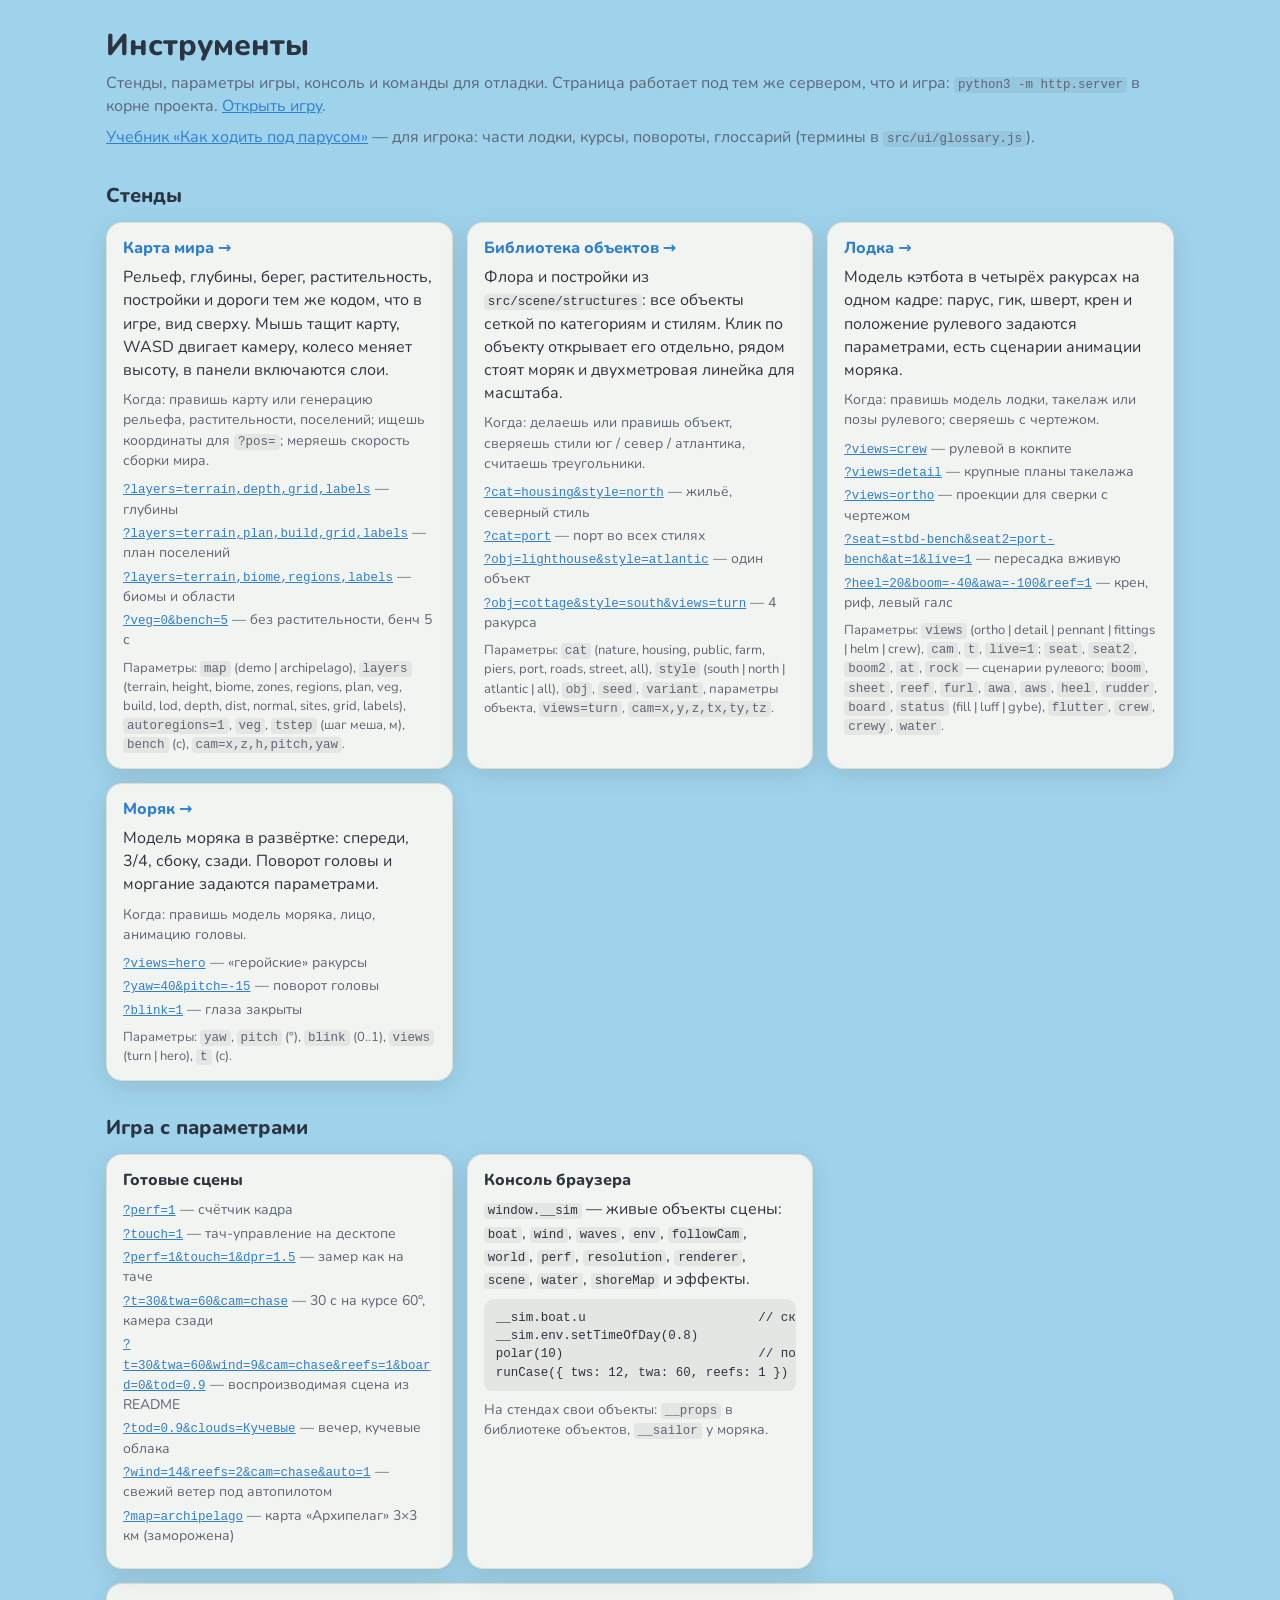
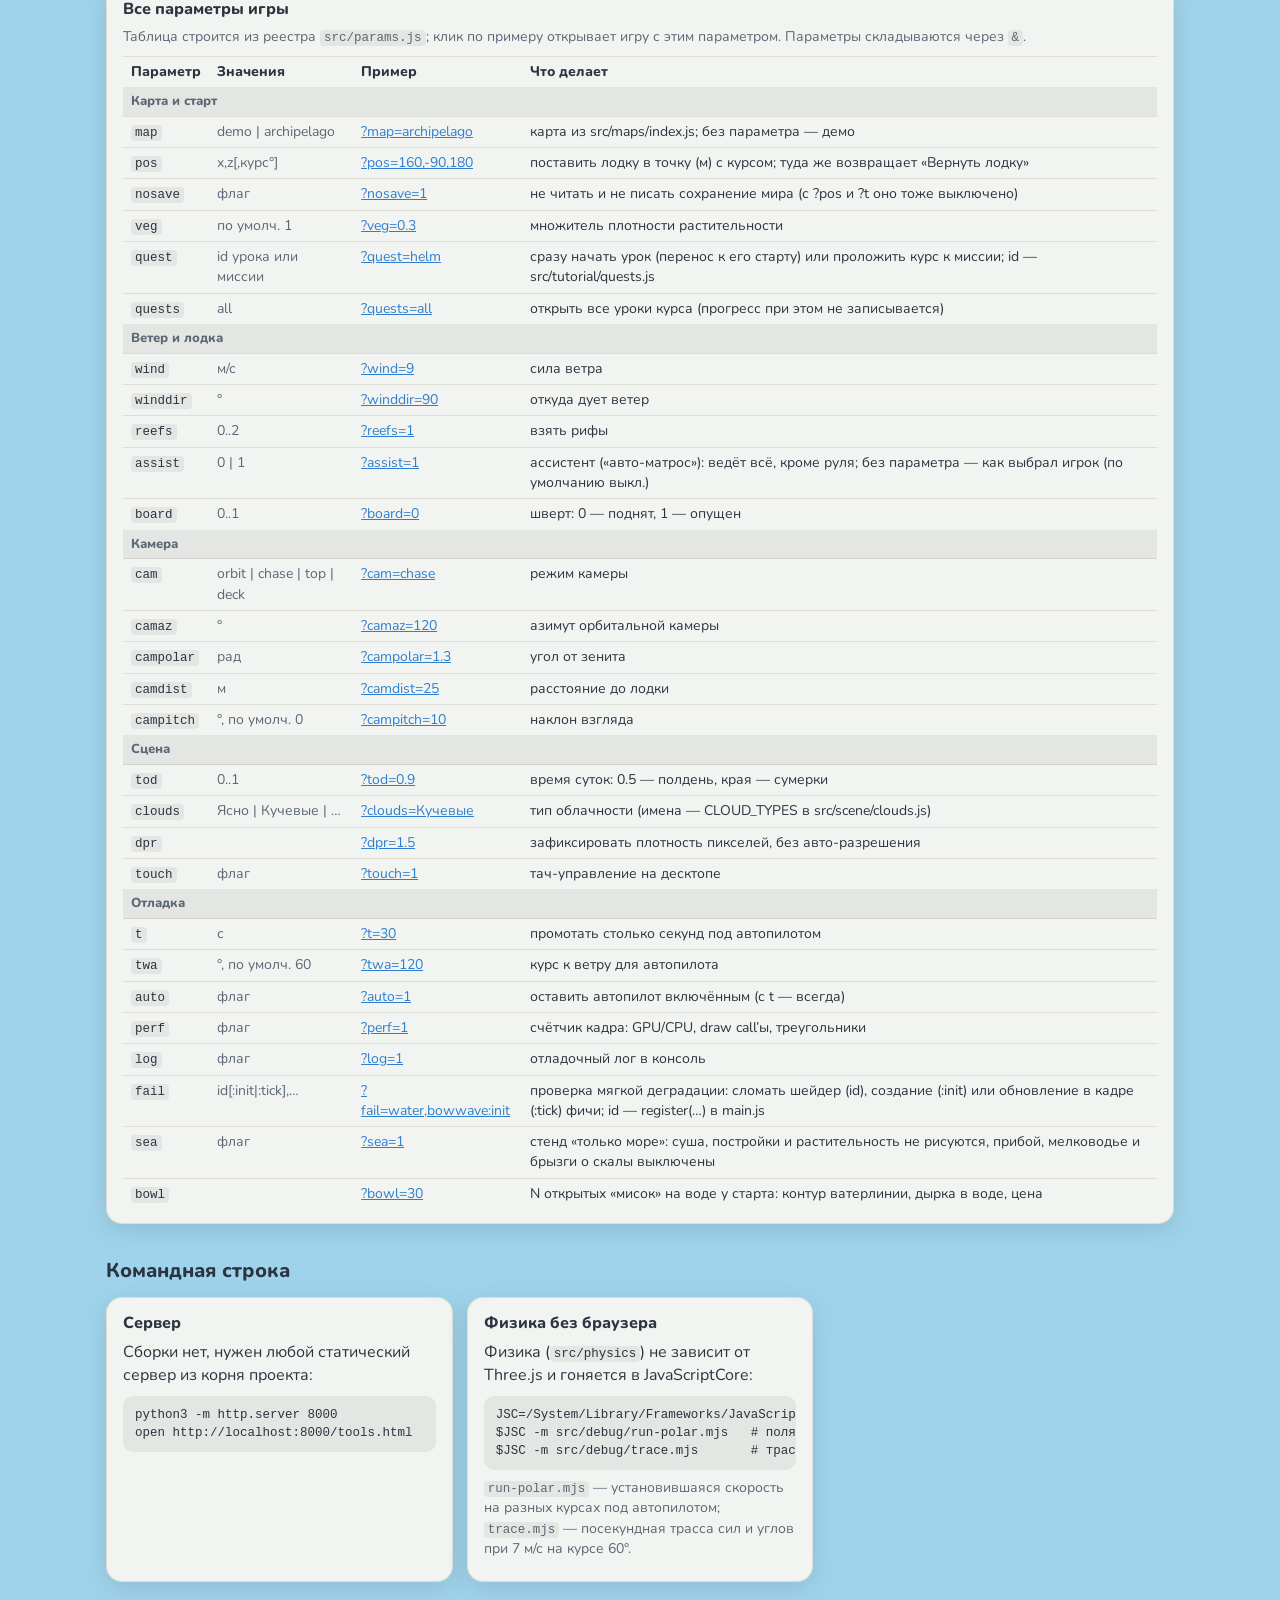
<file: tools.html>
<!doctype html>
<html lang="ru">
<head>
  <meta charset="utf-8">
  <meta name="viewport" content="width=device-width, initial-scale=1">
  <title>Кэтбот — инструменты</title>
  <!-- Все стенды и отладочные средства на одной странице. Таблица параметров игры строится из src/params.js,
       описания стендов ведутся здесь вручную: новый стенд или параметр стенда — допиши карточку. -->
  <link rel="preconnect" href="https://fonts.googleapis.com">
  <link href="https://fonts.googleapis.com/css2?family=Nunito:wght@500;700;800&display=swap" rel="stylesheet">
  <link rel="icon" type="image/png" sizes="192x192" href="icons/icon-192.png">
  <style>
    /* токены из style.css; сам style.css не подключён — там html/body без прокрутки под канвас игры */
    :root {
      --ink: #2c3440;
      --ink-soft: #5c6675;
      --card: rgba(255, 250, 240, 0.86);
      --card-border: rgba(80, 60, 30, 0.12);
      --accent: #e9553b;
      --true: #2f7fd1;
      --code: rgba(44, 52, 64, 0.07);
      font-family: 'Nunito', system-ui, sans-serif;
    }
    * { box-sizing: border-box; }
    body { margin: 0; background: #9fd3ec; color: var(--ink); line-height: 1.45; }
    main { max-width: 1100px; margin: 0 auto; padding: 24px 16px 48px; }
    h1 { font-size: 30px; font-weight: 800; margin: 0 0 4px; }
    h2 { font-size: 20px; font-weight: 800; margin: 32px 0 12px; }
    h3 { font-size: 16px; font-weight: 800; margin: 0 0 6px; }
    p { margin: 0 0 8px; }
    .lead { color: var(--ink-soft); margin-bottom: 8px; }
    a { color: var(--true); }
    code, pre { font-family: ui-monospace, 'SF Mono', Menlo, monospace; font-size: 12.5px; }
    code { background: var(--code); padding: 1px 4px; border-radius: 4px; overflow-wrap: anywhere; }
    pre { background: var(--code); padding: 10px 12px; border-radius: 10px; overflow-x: auto; margin: 0 0 8px; }
    .grid { display: grid; grid-template-columns: repeat(auto-fill, minmax(320px, 1fr)); gap: 14px; }
    .card {
      background: var(--card); border: 1px solid var(--card-border); border-radius: 16px;
      box-shadow: 0 6px 24px rgba(40, 30, 10, 0.12); padding: 14px 16px; min-width: 0;
    }
    .card .open { font-weight: 800; text-decoration: none; }
    .card .open::after { content: ' →'; }
    .when { color: var(--ink-soft); font-size: 14px; }
    .links { list-style: none; padding: 0; margin: 8px 0; display: grid; gap: 3px; font-size: 14px; }
    .links a { font-family: ui-monospace, 'SF Mono', Menlo, monospace; font-size: 12.5px; overflow-wrap: anywhere; }
    .links span { color: var(--ink-soft); }
    .params { font-size: 13px; color: var(--ink-soft); margin: 0; }
    table { width: 100%; border-collapse: collapse; font-size: 14px; }
    th, td { text-align: left; padding: 5px 8px; vertical-align: top; border-top: 1px solid var(--card-border); }
    th { font-weight: 800; }
    tr.group th { background: var(--code); border-top: none; font-size: 13px; color: var(--ink-soft); }
    td:first-child { white-space: nowrap; }
    td.values { color: var(--ink-soft); }
    @media (max-width: 600px) {
      .grid { grid-template-columns: 1fr; }
      h1 { font-size: 24px; }
      /* таблица параметров в столбик: имя и пример сверху, описание под ними */
      #params thead { display: none; }
      #params tr:not(.group) { display: block; border-top: 1px solid var(--card-border); padding: 5px 0; }
      #params td { display: block; border: none; padding: 1px 4px; }
      #params td:first-child, #params td.values { display: inline-block; }
      #params tr.group th { display: block; }
    }
  </style>
</head>
<body>
<main>
  <h1>Инструменты</h1>
  <p class="lead">Стенды, параметры игры, консоль и команды для отладки. Страница работает под тем же
    сервером, что и игра: <code>python3 -m http.server</code> в корне проекта. <a href="index.html">Открыть игру</a>.</p>

  <p class="lead"><a href="manual.html">Учебник «Как ходить под парусом»</a> — для игрока: части лодки, курсы, повороты, глоссарий
    (термины в <code>src/ui/glossary.js</code>).</p>

  <h2>Стенды</h2>
  <div class="grid">
    <section class="card">
      <h3><a class="open" href="src/debug/map-viewer.html">Карта мира</a></h3>
      <p>Рельеф, глубины, берег, растительность, постройки и дороги тем же кодом, что в игре, вид сверху.
        Мышь тащит карту, WASD двигает камеру, колесо меняет высоту, в панели включаются слои.</p>
      <p class="when">Когда: правишь карту или генерацию рельефа, растительности, поселений; ищешь координаты для <code>?pos=</code>; меряешь скорость сборки мира.</p>
      <ul class="links">
        <li><a href="src/debug/map-viewer.html?layers=terrain,depth,grid,labels">?layers=terrain,depth,grid,labels</a> <span>— глубины</span></li>
        <li><a href="src/debug/map-viewer.html?layers=terrain,plan,build,grid,labels">?layers=terrain,plan,build,grid,labels</a> <span>— план поселений</span></li>
        <li><a href="src/debug/map-viewer.html?layers=terrain,biome,regions,labels">?layers=terrain,biome,regions,labels</a> <span>— биомы и области</span></li>
        <li><a href="src/debug/map-viewer.html?veg=0&amp;bench=5">?veg=0&amp;bench=5</a> <span>— без растительности, бенч 5 с</span></li>
      </ul>
      <p class="params">Параметры: <code>map</code> (demo | archipelago), <code>layers</code> (terrain, height, biome, zones,
        regions, plan, veg, build, lod, depth, dist, normal, sites, grid, labels), <code>autoregions=1</code>, <code>veg</code>,
        <code>tstep</code> (шаг меша, м), <code>bench</code> (с), <code>cam=x,z,h,pitch,yaw</code>.</p>
    </section>

    <section class="card">
      <h3><a class="open" href="src/debug/props-viewer.html">Библиотека объектов</a></h3>
      <p>Флора и постройки из <code>src/scene/structures</code>: все объекты сеткой по категориям и стилям.
        Клик по объекту открывает его отдельно, рядом стоят моряк и двухметровая линейка для масштаба.</p>
      <p class="when">Когда: делаешь или правишь объект, сверяешь стили юг / север / атлантика, считаешь треугольники.</p>
      <ul class="links">
        <li><a href="src/debug/props-viewer.html?cat=housing&amp;style=north">?cat=housing&amp;style=north</a> <span>— жильё, северный стиль</span></li>
        <li><a href="src/debug/props-viewer.html?cat=port">?cat=port</a> <span>— порт во всех стилях</span></li>
        <li><a href="src/debug/props-viewer.html?obj=lighthouse&amp;style=atlantic">?obj=lighthouse&amp;style=atlantic</a> <span>— один объект</span></li>
        <li><a href="src/debug/props-viewer.html?obj=cottage&amp;style=south&amp;views=turn">?obj=cottage&amp;style=south&amp;views=turn</a> <span>— 4 ракурса</span></li>
      </ul>
      <p class="params">Параметры: <code>cat</code> (nature, housing, public, farm, piers, port, roads, street, all),
        <code>style</code> (south | north | atlantic | all), <code>obj</code>, <code>seed</code>, <code>variant</code>,
        параметры объекта, <code>views=turn</code>, <code>cam=x,y,z,tx,ty,tz</code>.</p>
    </section>

    <section class="card">
      <h3><a class="open" href="src/debug/boat-viewer.html">Лодка</a></h3>
      <p>Модель кэтбота в четырёх ракурсах на одном кадре: парус, гик, шверт, крен и положение рулевого
        задаются параметрами, есть сценарии анимации моряка.</p>
      <p class="when">Когда: правишь модель лодки, такелаж или позы рулевого; сверяешь с чертежом.</p>
      <ul class="links">
        <li><a href="src/debug/boat-viewer.html?views=crew">?views=crew</a> <span>— рулевой в кокпите</span></li>
        <li><a href="src/debug/boat-viewer.html?views=detail">?views=detail</a> <span>— крупные планы такелажа</span></li>
        <li><a href="src/debug/boat-viewer.html?views=ortho">?views=ortho</a> <span>— проекции для сверки с чертежом</span></li>
        <li><a href="src/debug/boat-viewer.html?seat=stbd-bench&amp;seat2=port-bench&amp;at=1&amp;live=1">?seat=stbd-bench&amp;seat2=port-bench&amp;at=1&amp;live=1</a> <span>— пересадка вживую</span></li>
        <li><a href="src/debug/boat-viewer.html?heel=20&amp;boom=-40&amp;awa=-100&amp;reef=1">?heel=20&amp;boom=-40&amp;awa=-100&amp;reef=1</a> <span>— крен, риф, левый галс</span></li>
      </ul>
      <p class="params">Параметры: <code>views</code> (ortho | detail | pennant | fittings | helm | crew), <code>cam</code>, <code>t</code>, <code>live=1</code>;
        <code>seat</code>, <code>seat2</code>, <code>boom2</code>, <code>at</code>, <code>rock</code> — сценарии рулевого;
        <code>boom</code>, <code>sheet</code>, <code>reef</code>, <code>furl</code>, <code>awa</code>, <code>aws</code>, <code>heel</code>,
        <code>rudder</code>, <code>board</code>, <code>status</code> (fill | luff | gybe), <code>flutter</code>, <code>crew</code>, <code>crewy</code>, <code>water</code>.</p>
    </section>

    <section class="card">
      <h3><a class="open" href="src/debug/sailor-viewer.html">Моряк</a></h3>
      <p>Модель моряка в развёртке: спереди, 3/4, сбоку, сзади. Поворот головы и моргание задаются параметрами.</p>
      <p class="when">Когда: правишь модель моряка, лицо, анимацию головы.</p>
      <ul class="links">
        <li><a href="src/debug/sailor-viewer.html?views=hero">?views=hero</a> <span>— «геройские» ракурсы</span></li>
        <li><a href="src/debug/sailor-viewer.html?yaw=40&amp;pitch=-15">?yaw=40&amp;pitch=-15</a> <span>— поворот головы</span></li>
        <li><a href="src/debug/sailor-viewer.html?blink=1">?blink=1</a> <span>— глаза закрыты</span></li>
      </ul>
      <p class="params">Параметры: <code>yaw</code>, <code>pitch</code> (°), <code>blink</code> (0..1), <code>views</code> (turn | hero), <code>t</code> (с).</p>
    </section>
  </div>

  <h2>Игра с параметрами</h2>
  <div class="grid">
    <section class="card">
      <h3>Готовые сцены</h3>
      <ul class="links">
        <li><a href="index.html?perf=1">?perf=1</a> <span>— счётчик кадра</span></li>
        <li><a href="index.html?touch=1">?touch=1</a> <span>— тач-управление на десктопе</span></li>
        <li><a href="index.html?perf=1&amp;touch=1&amp;dpr=1.5">?perf=1&amp;touch=1&amp;dpr=1.5</a> <span>— замер как на таче</span></li>
        <li><a href="index.html?t=30&amp;twa=60&amp;cam=chase">?t=30&amp;twa=60&amp;cam=chase</a> <span>— 30 с на курсе 60°, камера сзади</span></li>
        <li><a href="index.html?t=30&amp;twa=60&amp;wind=9&amp;cam=chase&amp;reefs=1&amp;board=0&amp;tod=0.9">?t=30&amp;twa=60&amp;wind=9&amp;cam=chase&amp;reefs=1&amp;board=0&amp;tod=0.9</a> <span>— воспроизводимая сцена из README</span></li>
        <li><a href="index.html?tod=0.9&amp;clouds=Кучевые">?tod=0.9&amp;clouds=Кучевые</a> <span>— вечер, кучевые облака</span></li>
        <li><a href="index.html?wind=14&amp;reefs=2&amp;cam=chase&amp;auto=1">?wind=14&amp;reefs=2&amp;cam=chase&amp;auto=1</a> <span>— свежий ветер под автопилотом</span></li>
        <li><a href="index.html?map=archipelago">?map=archipelago</a> <span>— карта «Архипелаг» 3×3 км (заморожена)</span></li>
      </ul>
    </section>
    <section class="card">
      <h3>Консоль браузера</h3>
      <p><code>window.__sim</code> — живые объекты сцены: <code>boat</code>, <code>wind</code>, <code>waves</code>,
        <code>env</code>, <code>followCam</code>, <code>world</code>, <code>perf</code>, <code>resolution</code>,
        <code>renderer</code>, <code>scene</code>, <code>water</code>, <code>shoreMap</code> и эффекты.</p>
      <pre>__sim.boat.u                       // скорость, м/с
__sim.env.setTimeOfDay(0.8)
polar(10)                          // поляра при 10 м/с
runCase({ tws: 12, twa: 60, reefs: 1 })</pre>
      <p class="when">На стендах свои объекты: <code>__props</code> в библиотеке объектов, <code>__sailor</code> у моряка.</p>
    </section>
  </div>

  <section class="card" style="margin-top: 14px">
    <h3>Все параметры игры</h3>
    <p class="when">Таблица строится из реестра <code>src/params.js</code>; клик по примеру открывает игру с этим параметром.
      Параметры складываются через <code>&amp;</code>.</p>
    <table id="params">
      <thead><tr><th>Параметр</th><th>Значения</th><th>Пример</th><th>Что делает</th></tr></thead>
      <tbody></tbody>
    </table>
  </section>

  <h2>Командная строка</h2>
  <div class="grid">
    <section class="card">
      <h3>Сервер</h3>
      <p>Сборки нет, нужен любой статический сервер из корня проекта:</p>
      <pre>python3 -m http.server 8000
open http://localhost:8000/tools.html</pre>
    </section>
    <section class="card">
      <h3>Физика без браузера</h3>
      <p>Физика (<code>src/physics</code>) не зависит от Three.js и гоняется в JavaScriptCore:</p>
      <pre>JSC=/System/Library/Frameworks/JavaScriptCore.framework/Versions/Current/Helpers/jsc
$JSC -m src/debug/run-polar.mjs   # поляры при разном ветре
$JSC -m src/debug/trace.mjs       # трасса: выход на режим</pre>
      <p class="when"><code>run-polar.mjs</code> — установившаяся скорость на разных курсах под автопилотом;
        <code>trace.mjs</code> — посекундная трасса сил и углов при 7 м/с на курсе 60°.</p>
    </section>
  </div>
</main>
<script type="module">
import { GAME_PARAMS, PARAM_GROUPS } from './src/params.js';

const tbody = document.querySelector('#params tbody');
const el = (tag, cls, text) => { const e = document.createElement(tag); if (cls) e.className = cls; if (text) e.textContent = text; return e; };
for (const group of PARAM_GROUPS) {
  const head = el('tr', 'group');
  const th = el('th', '', group);
  th.colSpan = 4;
  head.append(th);
  tbody.append(head);
  for (const p of GAME_PARAMS.filter((x) => x.group === group)) {
    const tr = el('tr');
    const name = el('td');
    name.append(el('code', '', p.name));
    const values = el('td', 'values', [p.values, p.default !== undefined && `по умолч. ${p.default}`].filter(Boolean).join(', ') || (p.kind === 'flag' ? 'флаг' : ''));
    const ex = el('td');
    const q = `?${p.name}=${p.example}`;
    const a = el('a', '', q);
    a.href = `index.html?${new URLSearchParams({ [p.name]: p.example })}`;
    ex.append(a);
    tr.append(name, values, ex, el('td', 'desc', p.desc));
    tbody.append(tr);
  }
}
</script>
</body>
</html>
</file>
